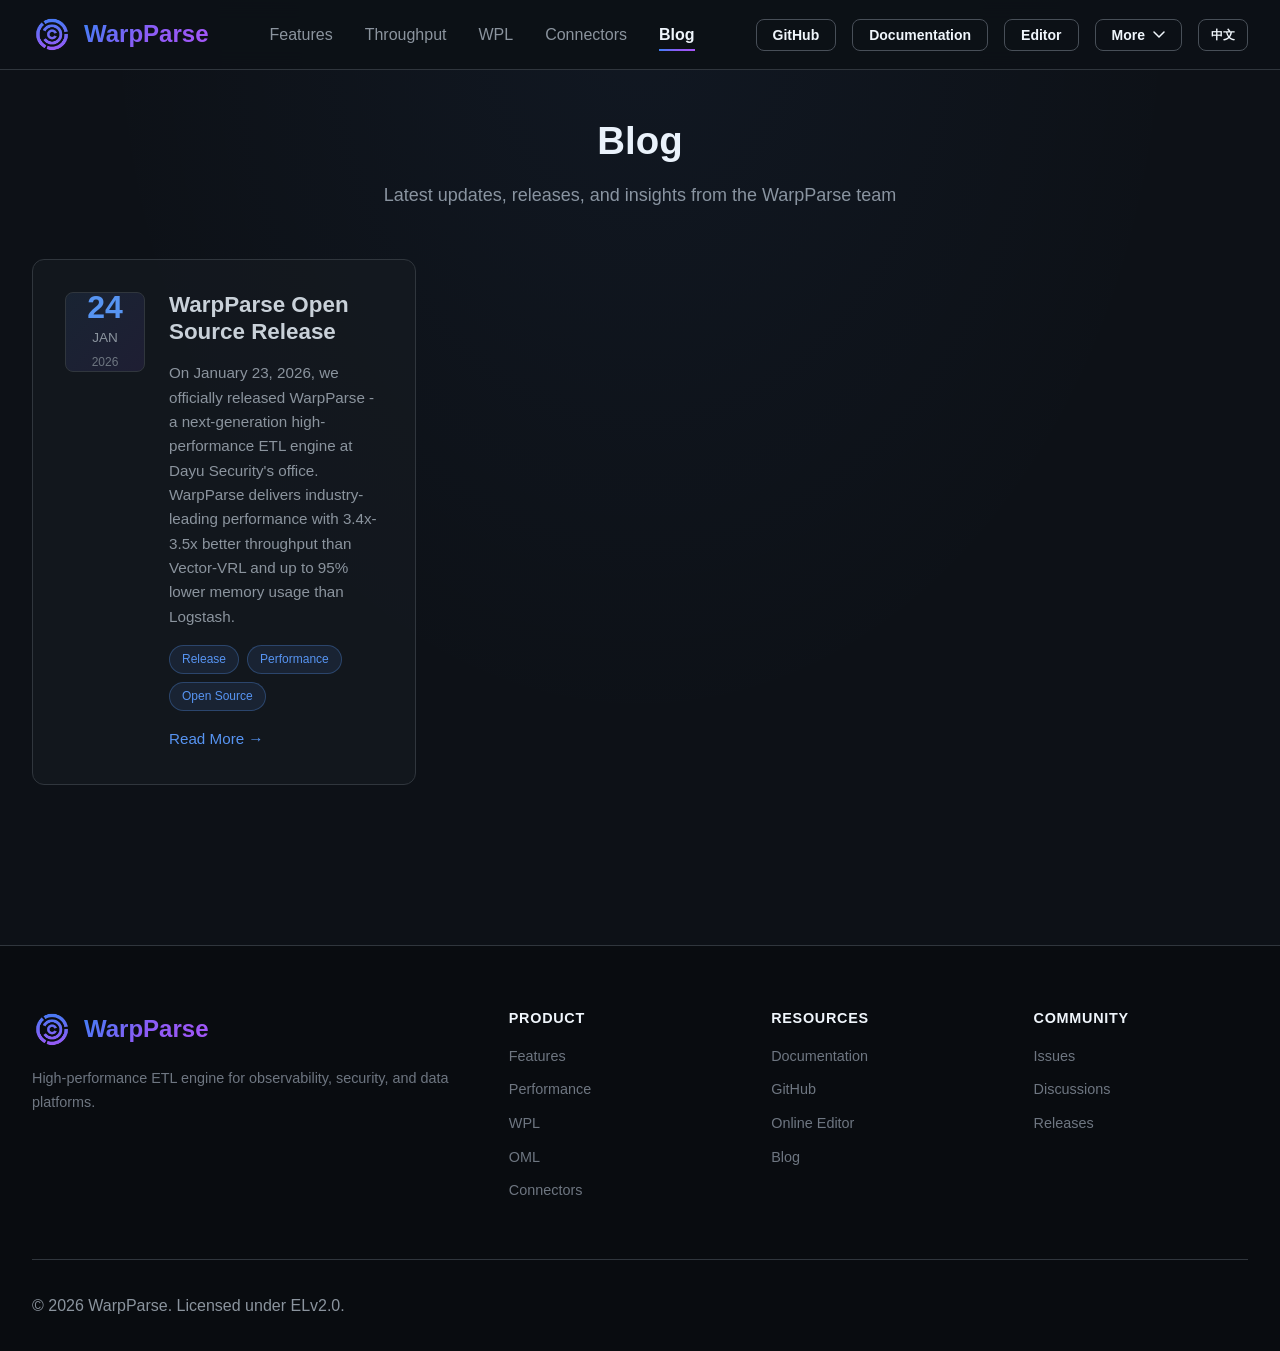
<file: WEB/blog/index.html>
<!doctype html>
<html lang="en">
    <head>
        <meta charset="UTF-8" />
        <meta name="viewport" content="width=device-width, initial-scale=1.0" />
        <meta
            name="description"
            content="WarpParse Blog - Updates, releases, and insights about the high-performance ETL engine"
        />
        <title>Blog - WarpParse</title>
        <link rel="stylesheet" href="../css/style.css" />
        <link rel="icon" type="image/x-icon" href="../favicon.ico" />
    </head>
    <body>
        <!-- Header -->
        <header class="header">
            <div class="container header-inner">
                <a href="../index.html" class="logo">
                    <img src="../icons/wp.png" alt="WarpParse Logo" class="logo-img" />
                    <span>WarpParse</span>
                </a>
                <nav class="nav" id="mainNav">
                    <a href="../index.html#features" class="nav-link">Features</a>
                    <a href="../index.html#performance" class="nav-link">Throughput</a>
                    <a href="../index.html#wpl" class="nav-link">WPL</a>
                    <a href="../index.html#connectors" class="nav-link">Connectors</a>
                    <a href="index.html" class="nav-link nav-blog active">Blog</a>
                </nav>
                <div class="btn-group desktop-only">
                    <a href="https://github.com/wp-labs" target="_blank" class="btn btn-secondary btn-sm">GitHub</a>
                    <a href="https://wp-labs.github.io/wp-docs" target="_blank" class="btn btn-secondary btn-sm">Documentation</a>
                    <a href="https://editor.warpparse.ai" target="_blank" class="btn btn-secondary btn-sm">Editor</a>
                    <div class="dropdown">
                        <button class="btn btn-secondary btn-sm dropdown-toggle" id="moreMenuBtn">
                            More
                            <svg width="12" height="8" viewBox="0 0 12 8" fill="none">
                                <path d="M1 1L6 6L11 1" stroke="currentColor" stroke-width="1.5" stroke-linecap="round"/>
                            </svg>
                        </button>
                        <div class="dropdown-menu" id="moreMenu">
                            <a href="https://example.warpparse.ai" target="_blank" class="dropdown-item">Example</a>
                            <a href="https://github.com/wp-labs/warp-parse/releases" target="_blank" class="dropdown-item">Download</a>
                        </div>
                    </div>
                    <a href="index_zh.html" class="btn btn-secondary btn-xs">中文</a>
                </div>
                <button class="mobile-menu-btn" id="mobileMenuBtn" aria-label="Menu">
                    <span></span>
                    <span></span>
                    <span></span>
                </button>
            </div>
        </header>

        <!-- Blog Section -->
        <section class="section blog-section" style="padding-top: calc(var(--header-height) + 3rem);">
            <div class="container">
                <div class="section-header">
                    <h2 class="section-title">Blog</h2>
                    <p class="section-subtitle">
                        Latest updates, releases, and insights from the WarpParse team
                    </p>
                </div>

                <div class="blog-grid">
                    <!-- Blog Post 1 -->
                    <article class="blog-card">
                        <div class="blog-date">
                            <div class="blog-day">24</div>
                            <div class="blog-month">Jan</div>
                            <div class="blog-year">2026</div>
                        </div>
                        <div class="blog-content">
                            <h3 class="blog-title">
                                <a href="2026/01-24.html">WarpParse Open Source Release</a>
                            </h3>
                            <p class="blog-excerpt">
                                On January 23, 2026, we officially released WarpParse - a next-generation high-performance ETL engine at Dayu Security's office.
                                WarpParse delivers industry-leading performance with 3.4x-3.5x better throughput than Vector-VRL and up to 95% lower memory usage than Logstash.
                            </p>
                            <div class="blog-tags">
                                <span class="blog-tag">Release</span>
                                <span class="blog-tag">Performance</span>
                                <span class="blog-tag">Open Source</span>
                            </div>
                            <a href="2026/01-24.html" class="blog-read-more">
                                Read More →
                            </a>
                        </div>
                    </article>
                </div>
            </div>
        </section>

        <!-- Footer -->
        <footer class="footer">
            <div class="container">
                <div class="footer-grid">
                    <div class="footer-brand">
                        <a href="../index.html" class="logo">
                            <img src="../icons/wp.png" alt="WarpParse Logo" class="logo-img" />
                            <span>WarpParse</span>
                        </a>
                        <p>High-performance ETL engine for observability, security, and data platforms.</p>
                    </div>
                    <div>
                        <h4 class="footer-title">Product</h4>
                        <ul class="footer-links">
                            <li><a href="../index.html#features">Features</a></li>
                            <li><a href="../index.html#performance">Performance</a></li>
                            <li><a href="../index.html#wpl">WPL</a></li>
                            <li><a href="../index.html#oml">OML</a></li>
                            <li><a href="../index.html#connectors">Connectors</a></li>
                        </ul>
                    </div>
                    <div>
                        <h4 class="footer-title">Resources</h4>
                        <ul class="footer-links">
                            <li><a href="https://wp-labs.github.io/wp-docs" target="_blank">Documentation</a></li>
                            <li><a href="https://github.com/wp-labs/warp-parse" target="_blank">GitHub</a></li>
                            <li><a href="https://editor.warpparse.ai" target="_blank">Online Editor</a></li>
                            <li><a href="index.html">Blog</a></li>
                        </ul>
                    </div>
                    <div>
                        <h4 class="footer-title">Community</h4>
                        <ul class="footer-links">
                            <li><a href="https://github.com/wp-labs/warp-parse/issues" target="_blank">Issues</a></li>
                            <li><a href="https://github.com/wp-labs/warp-parse/discussions" target="_blank">Discussions</a></li>
                            <li><a href="https://github.com/wp-labs/warp-parse/releases" target="_blank">Releases</a></li>
                        </ul>
                    </div>
                </div>
                <div class="footer-bottom">
                    <p>&copy; 2026 WarpParse. Licensed under ELv2.0.</p>
                </div>
            </div>
        </footer>

        <script src="../js/main.js"></script>
    </body>
</html>
</file>
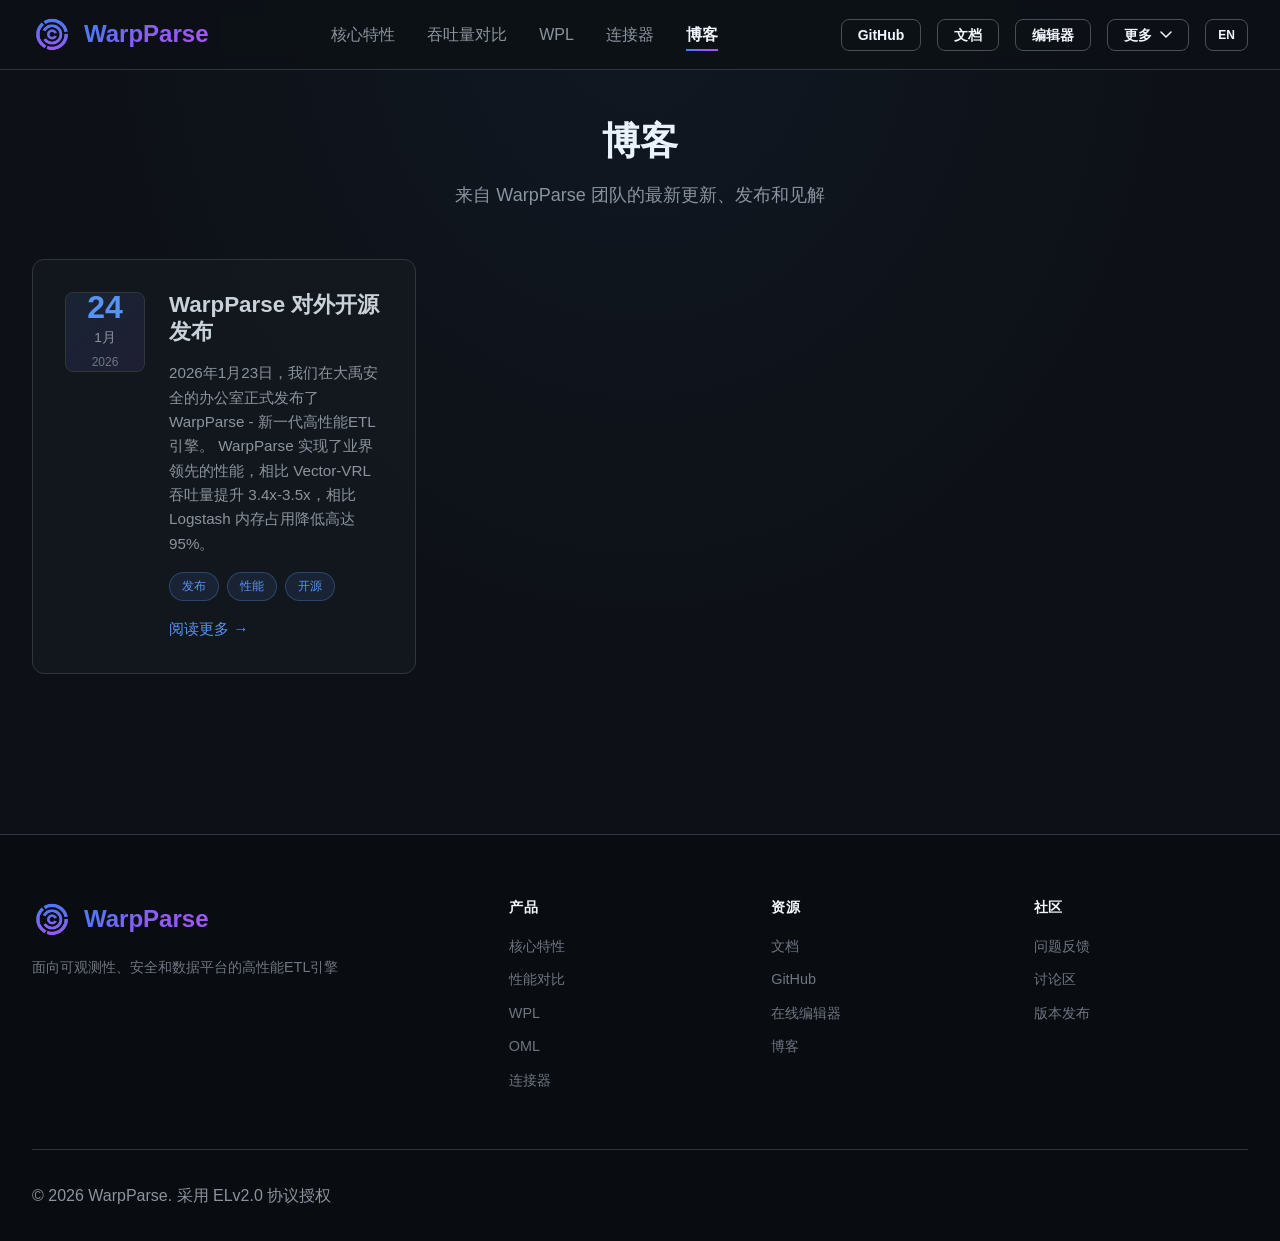
<file: WEB/blog/index_zh.html>
<!doctype html>
<html lang="zh">
    <head>
        <meta charset="UTF-8" />
        <meta name="viewport" content="width=device-width, initial-scale=1.0" />
        <meta
            name="description"
            content="WarpParse 博客 - 高性能ETL引擎的更新、发布和见解"
        />
        <title>博客 - WarpParse</title>
        <link rel="stylesheet" href="../css/style.css" />
        <link rel="icon" type="image/x-icon" href="../favicon.ico" />
    </head>
    <body>
        <!-- Header -->
        <header class="header">
            <div class="container header-inner">
                <a href="../index_zh.html" class="logo">
                    <img src="../icons/wp.png" alt="WarpParse Logo" class="logo-img" />
                    <span>WarpParse</span>
                </a>
                <nav class="nav" id="mainNav">
                    <a href="../index_zh.html#features" class="nav-link">核心特性</a>
                    <a href="../index_zh.html#performance" class="nav-link">吞吐量对比</a>
                    <a href="../index_zh.html#wpl" class="nav-link">WPL</a>
                    <a href="../index_zh.html#connectors" class="nav-link">连接器</a>
                    <a href="index_zh.html" class="nav-link nav-blog active">博客</a>
                </nav>
                <div class="btn-group desktop-only">
                    <a href="https://github.com/wp-labs" target="_blank" class="btn btn-secondary btn-sm">GitHub</a>
                    <a href="https://wp-labs.github.io/wp-docs" target="_blank" class="btn btn-secondary btn-sm">文档</a>
                    <a href="https://editor.warpparse.ai" target="_blank" class="btn btn-secondary btn-sm">编辑器</a>
                    <div class="dropdown">
                        <button class="btn btn-secondary btn-sm dropdown-toggle" id="moreMenuBtn">
                            更多
                            <svg width="12" height="8" viewBox="0 0 12 8" fill="none">
                                <path d="M1 1L6 6L11 1" stroke="currentColor" stroke-width="1.5" stroke-linecap="round"/>
                            </svg>
                        </button>
                        <div class="dropdown-menu" id="moreMenu">
                            <a href="https://example.warpparse.ai" target="_blank" class="dropdown-item">示例</a>
                            <a href="https://github.com/wp-labs/warp-parse/releases" target="_blank" class="dropdown-item">下载</a>
                        </div>
                    </div>
                    <a href="index.html" class="btn btn-secondary btn-xs">EN</a>
                </div>
                <button class="mobile-menu-btn" id="mobileMenuBtn" aria-label="Menu">
                    <span></span>
                    <span></span>
                    <span></span>
                </button>
            </div>
        </header>

        <!-- Blog Section -->
        <section class="section blog-section" style="padding-top: calc(var(--header-height) + 3rem);">
            <div class="container">
                <div class="section-header">
                    <h2 class="section-title">博客</h2>
                    <p class="section-subtitle">
                        来自 WarpParse 团队的最新更新、发布和见解
                    </p>
                </div>

                <div class="blog-grid">
                    <!-- Blog Post 1 -->
                    <article class="blog-card">
                        <div class="blog-date">
                            <div class="blog-day">24</div>
                            <div class="blog-month">1月</div>
                            <div class="blog-year">2026</div>
                        </div>
                        <div class="blog-content">
                            <h3 class="blog-title">
                                <a href="2026/01-24_zh.html">WarpParse 对外开源发布</a>
                            </h3>
                            <p class="blog-excerpt">
                                2026年1月23日，我们在大禹安全的办公室正式发布了 WarpParse - 新一代高性能ETL引擎。
                                WarpParse 实现了业界领先的性能，相比 Vector-VRL 吞吐量提升 3.4x-3.5x，相比 Logstash 内存占用降低高达 95%。
                            </p>
                            <div class="blog-tags">
                                <span class="blog-tag">发布</span>
                                <span class="blog-tag">性能</span>
                                <span class="blog-tag">开源</span>
                            </div>
                            <a href="2026/01-24_zh.html" class="blog-read-more">
                                阅读更多 →
                            </a>
                        </div>
                    </article>
                </div>
            </div>
        </section>

        <!-- Footer -->
        <footer class="footer">
            <div class="container">
                <div class="footer-grid">
                    <div class="footer-brand">
                        <a href="../index_zh.html" class="logo">
                            <img src="../icons/wp.png" alt="WarpParse Logo" class="logo-img" />
                            <span>WarpParse</span>
                        </a>
                        <p>面向可观测性、安全和数据平台的高性能ETL引擎</p>
                    </div>
                    <div>
                        <h4 class="footer-title">产品</h4>
                        <ul class="footer-links">
                            <li><a href="../index_zh.html#features">核心特性</a></li>
                            <li><a href="../index_zh.html#performance">性能对比</a></li>
                            <li><a href="../index_zh.html#wpl">WPL</a></li>
                            <li><a href="../index_zh.html#oml">OML</a></li>
                            <li><a href="../index_zh.html#connectors">连接器</a></li>
                        </ul>
                    </div>
                    <div>
                        <h4 class="footer-title">资源</h4>
                        <ul class="footer-links">
                            <li><a href="https://wp-labs.github.io/wp-docs" target="_blank">文档</a></li>
                            <li><a href="https://github.com/wp-labs/warp-parse" target="_blank">GitHub</a></li>
                            <li><a href="https://editor.warpparse.ai" target="_blank">在线编辑器</a></li>
                            <li><a href="index_zh.html">博客</a></li>
                        </ul>
                    </div>
                    <div>
                        <h4 class="footer-title">社区</h4>
                        <ul class="footer-links">
                            <li><a href="https://github.com/wp-labs/warp-parse/issues" target="_blank">问题反馈</a></li>
                            <li><a href="https://github.com/wp-labs/warp-parse/discussions" target="_blank">讨论区</a></li>
                            <li><a href="https://github.com/wp-labs/warp-parse/releases" target="_blank">版本发布</a></li>
                        </ul>
                    </div>
                </div>
                <div class="footer-bottom">
                    <p>&copy; 2026 WarpParse. 采用 ELv2.0 协议授权</p>
                </div>
            </div>
        </footer>

        <script src="../js/main.js"></script>
    </body>
</html>
</file>
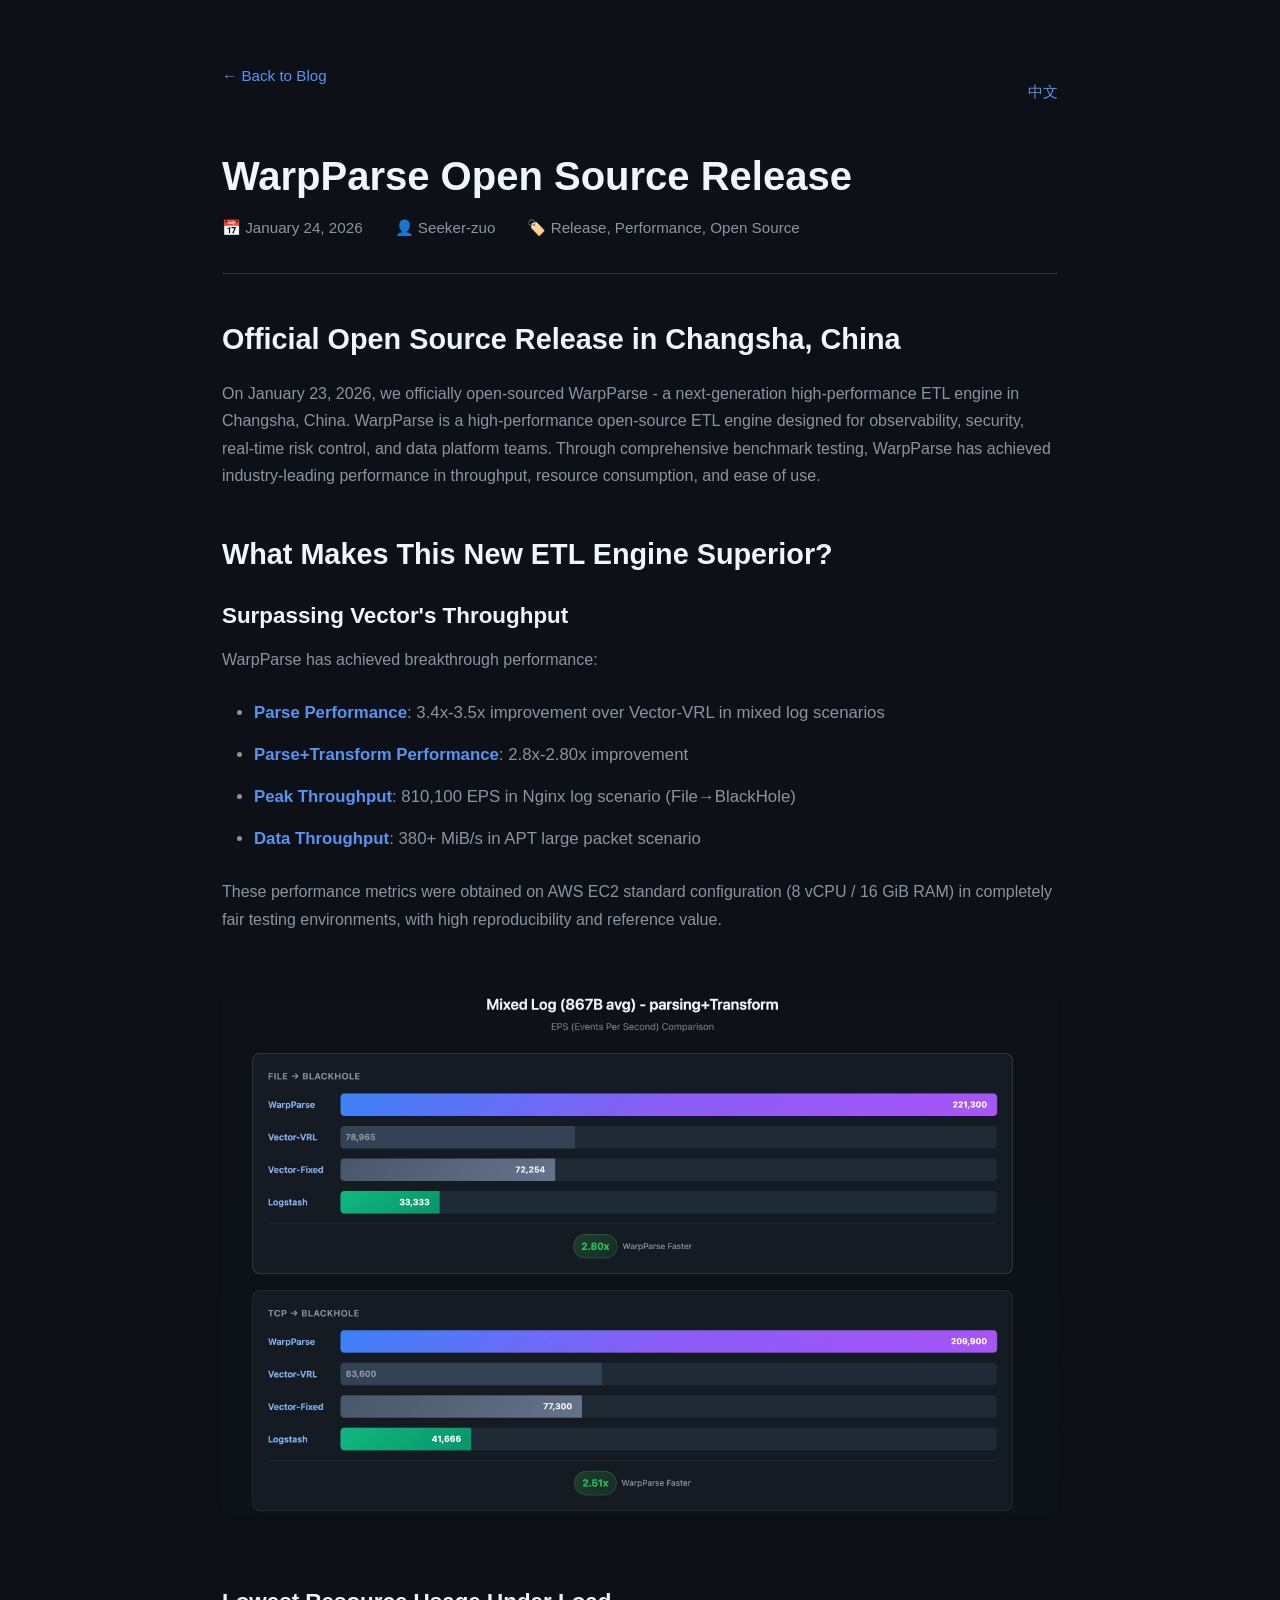
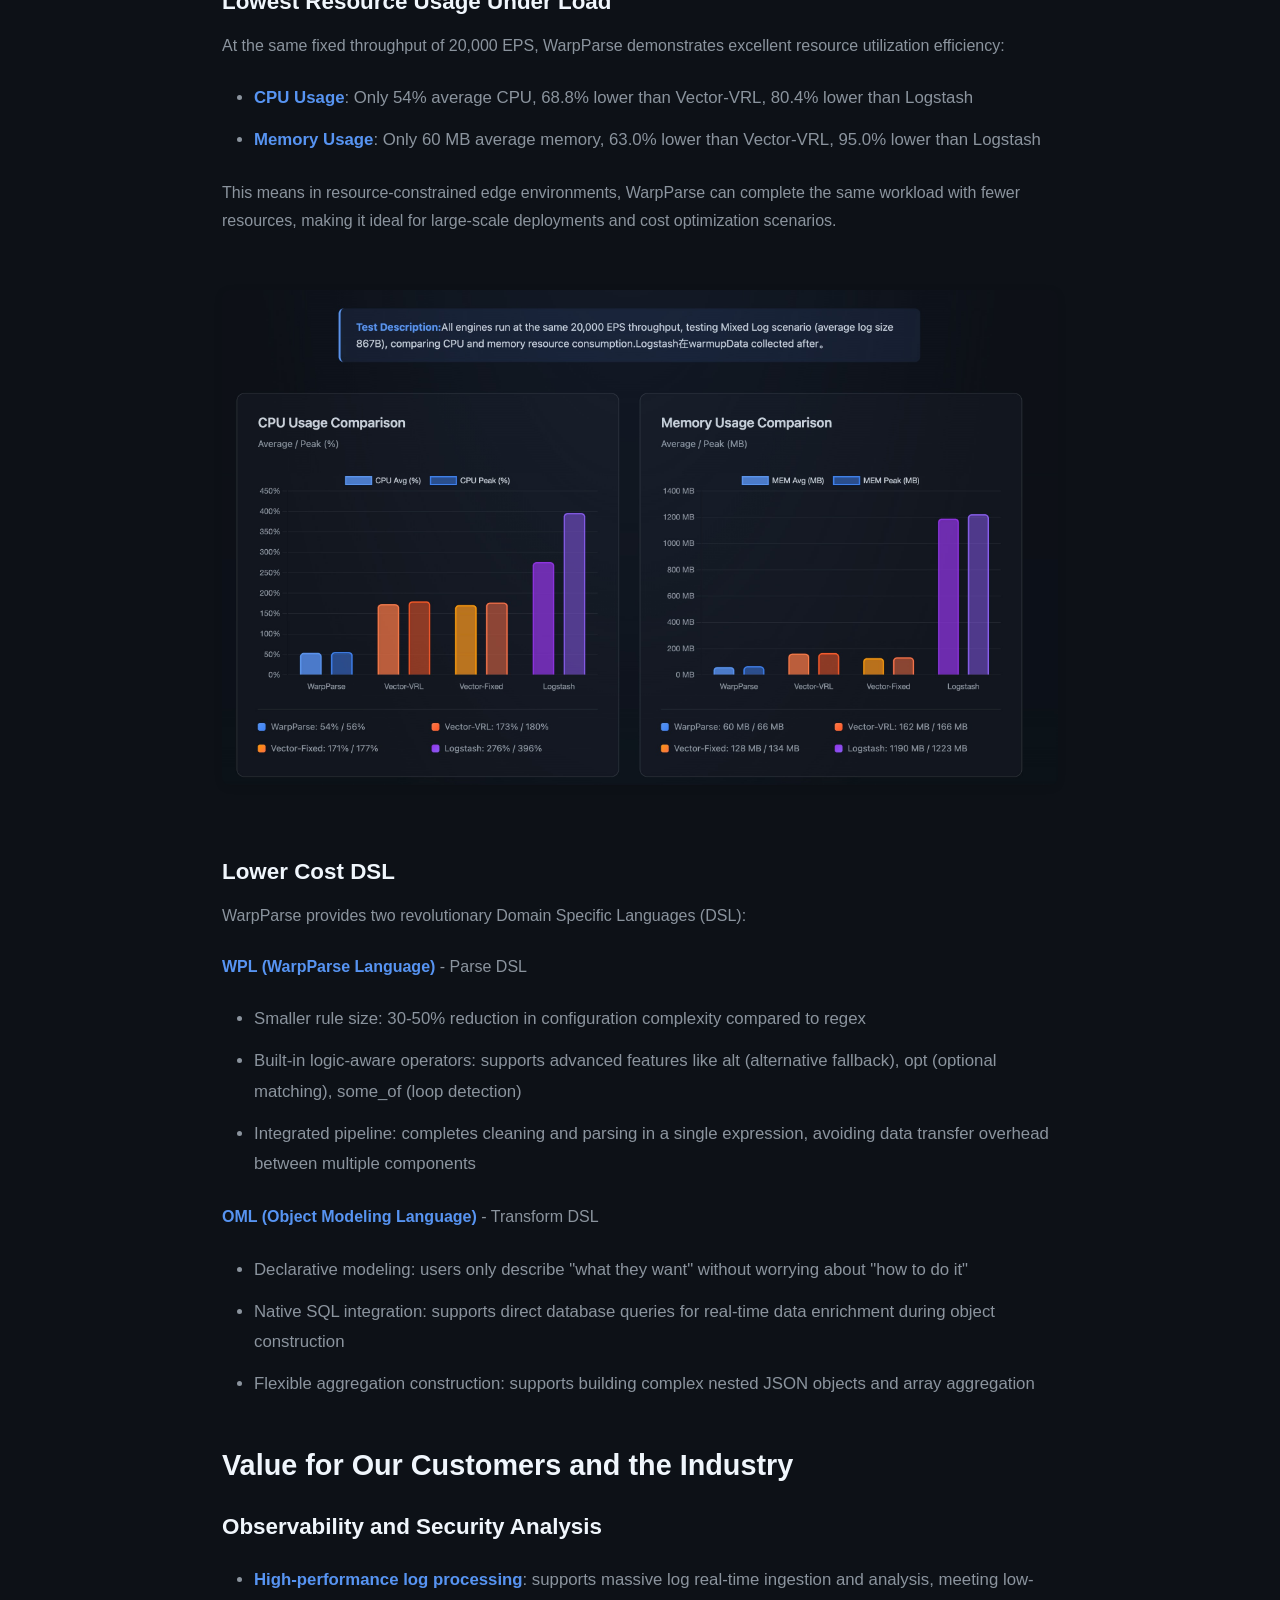
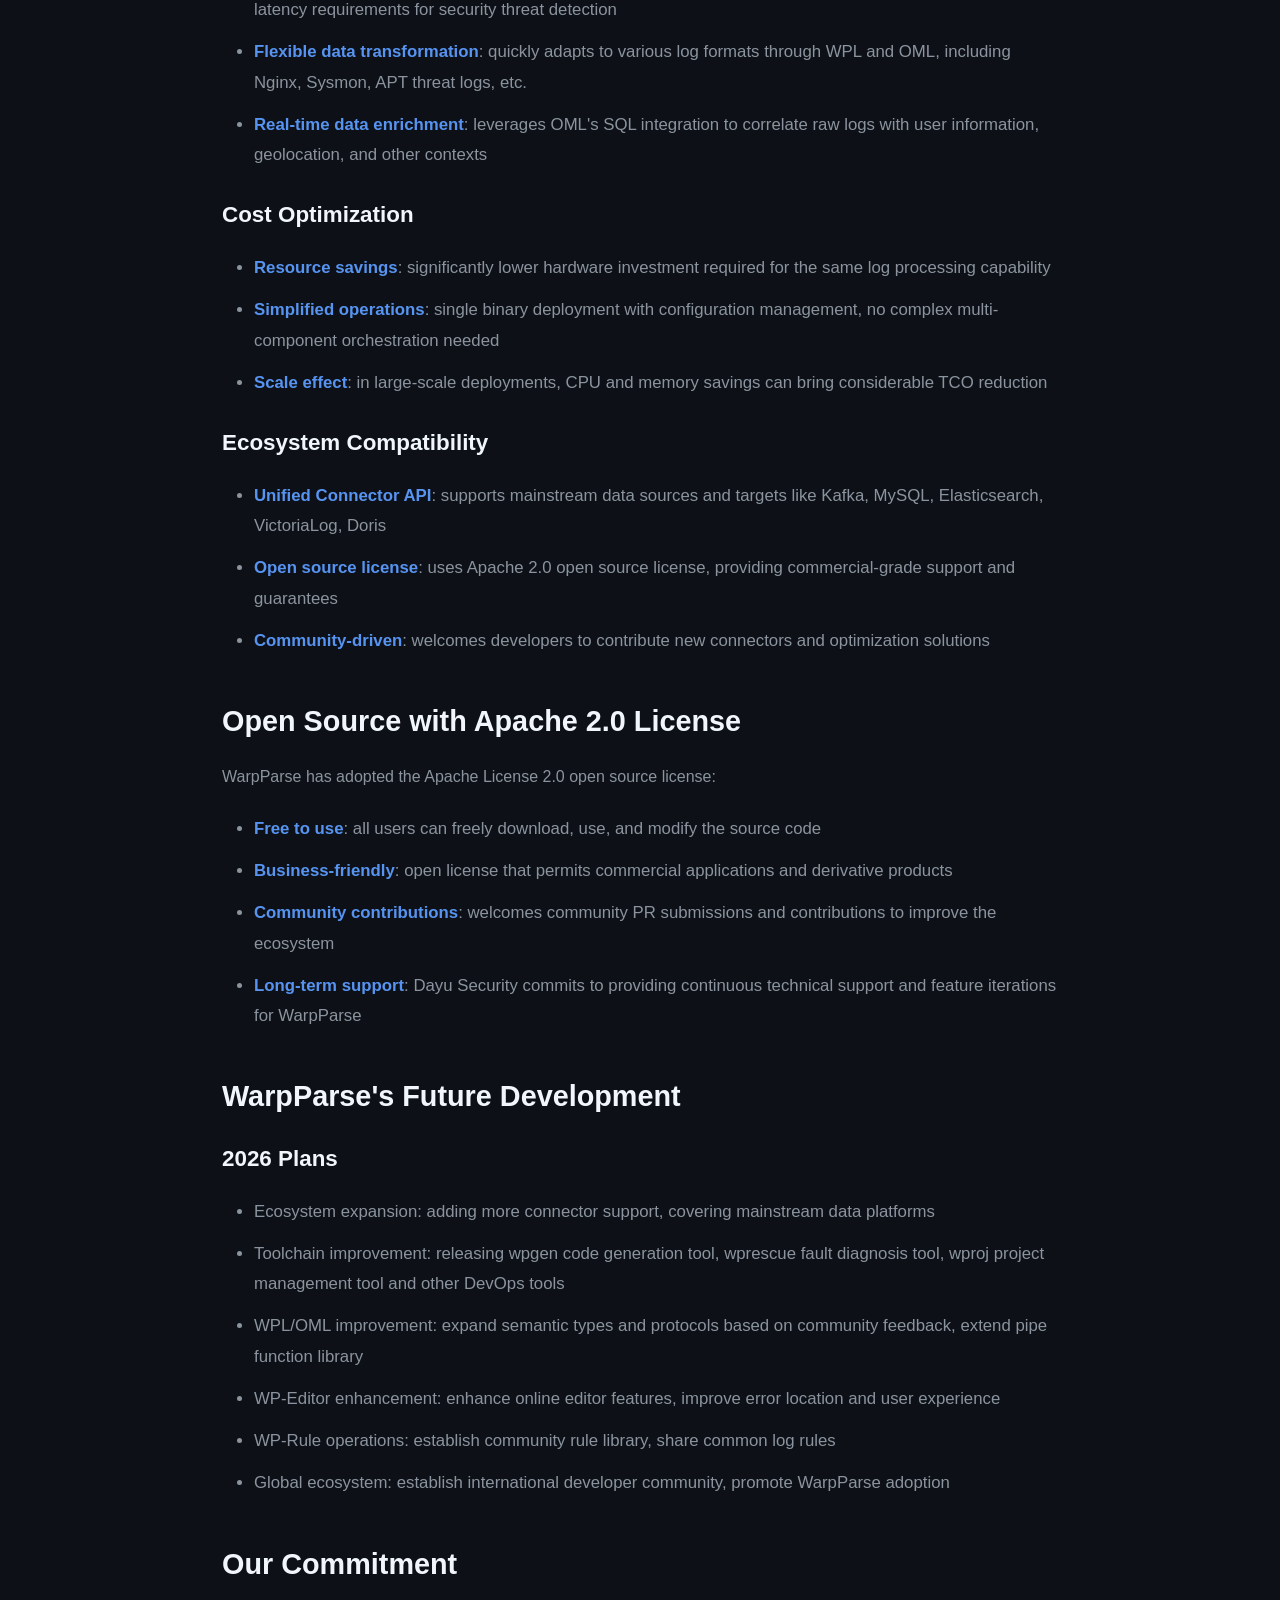
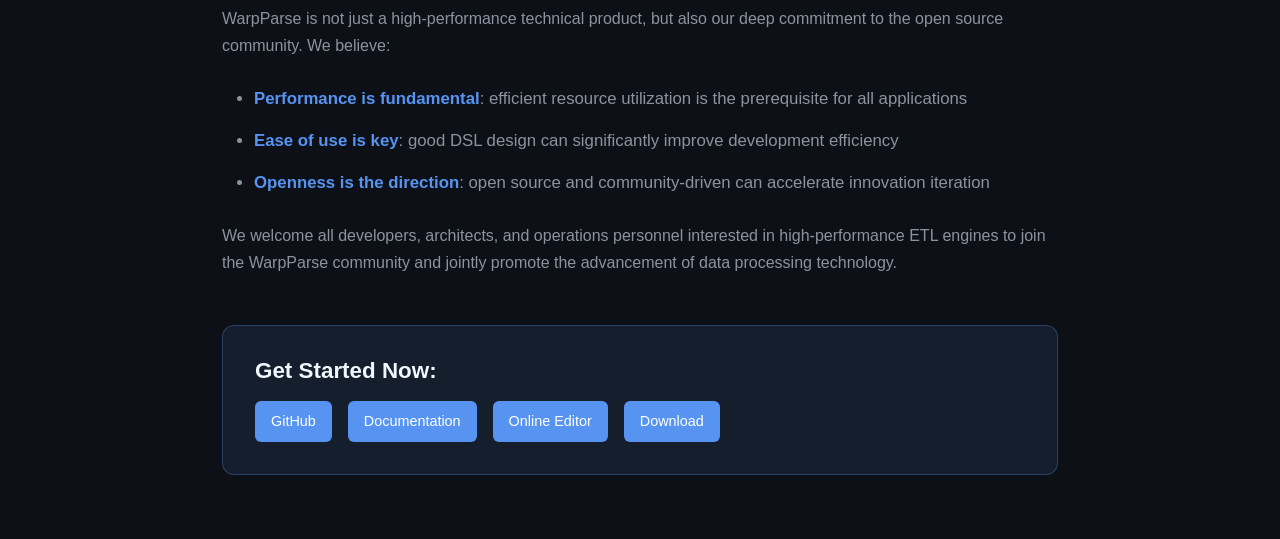
<file: WEB/blog/2026/01-24.html>
<!doctype html>
<html lang="en">
    <head>
        <meta charset="UTF-8" />
        <meta name="viewport" content="width=device-width, initial-scale=1.0" />
        <meta
            name="description"
            content="WarpParse Open Source Release - Official announcement of the high-performance ETL engine"
        />
        <title>WarpParse Open Source Release - WarpParse Blog</title>
        <link rel="stylesheet" href="../../css/style.css" />
        <link rel="icon" type="image/x-icon" href="../../favicon.ico" />
        <style>
            .blog-post {
                max-width: 900px;
                margin: 0 auto;
                padding: 4rem 2rem;
            }
            .blog-post-header {
                margin-bottom: 3rem;
                padding-bottom: 2rem;
                border-bottom: 1px solid var(--border);
            }
            .blog-post-title {
                font-size: 2.5rem;
                font-weight: 700;
                color: var(--text-primary);
                margin-bottom: 1rem;
                line-height: 1.2;
            }
            .blog-post-meta {
                display: flex;
                gap: 2rem;
                color: var(--text-secondary);
                font-size: 0.95rem;
            }
            .blog-post-content {
                color: var(--text-secondary);
                font-size: 1.05rem;
                line-height: 1.8;
            }
            .blog-post-content h2 {
                color: var(--text-primary);
                font-size: 1.8rem;
                font-weight: 600;
                margin-top: 3rem;
                margin-bottom: 1.5rem;
            }
            .blog-post-content h3 {
                color: var(--text-primary);
                font-size: 1.4rem;
                font-weight: 600;
                margin-top: 2rem;
                margin-bottom: 1rem;
            }
            .blog-post-content p {
                margin-bottom: 1.5rem;
            }
            .blog-post-content ul {
                margin: 1.5rem 0;
                padding-left: 2rem;
            }
            .blog-post-content li {
                margin-bottom: 0.75rem;
            }
            .blog-post-content strong {
                color: var(--primary);
                font-weight: 600;
            }
            .blog-post-content a {
                color: var(--primary);
                text-decoration: none;
            }
            .blog-post-content a:hover {
                text-decoration: underline;
            }
            .blog-back-link {
                display: inline-block;
                margin-bottom: 2rem;
                color: var(--primary);
                text-decoration: none;
                font-size: 0.95rem;
            }
            .blog-back-link:hover {
                text-decoration: underline;
            }
            .blog-cta {
                margin-top: 3rem;
                padding: 2rem;
                background: rgba(87, 148, 242, 0.1);
                border: 1px solid rgba(87, 148, 242, 0.3);
                border-radius: 12px;
            }
            .blog-cta h3 {
                margin-top: 0;
            }
            .blog-cta-links {
                display: flex;
                gap: 1rem;
                flex-wrap: wrap;
                margin-top: 1rem;
            }
            .blog-cta-links a {
                padding: 0.5rem 1rem;
                background: var(--primary);
                color: white;
                text-decoration: none;
                border-radius: 6px;
                font-size: 0.9rem;
                transition: all 0.2s ease;
            }
            .blog-cta-links a:hover {
                background: var(--primary-dark);
                transform: translateY(-2px);
            }
            .blog-post-content img {
                max-width: 100%;
                height: auto;
                border-radius: 8px;
                margin: 2rem 0;
                box-shadow: 0 2px 8px rgba(0, 0, 0, 0.1);
            }
        </style>
    </head>
    <body>
        <div class="blog-post">
            <div style="display: flex; justify-content: space-between; align-items: center; margin-bottom: 2rem;">
                <a href="../../blog/index.html" class="blog-back-link">← Back to Blog</a>
                <a href="01-24_zh.html" style="color: var(--primary); text-decoration: none; font-size: 0.95rem;">中文</a>
            </div>

            <article>
                <header class="blog-post-header">
                    <h1 class="blog-post-title">WarpParse Open Source Release</h1>
                    <div class="blog-post-meta">
                        <span>📅 January 24, 2026</span>
                        <span>👤 Seeker-zuo</span>
                        <span>🏷️ Release, Performance, Open Source</span>
                    </div>
                </header>

                <div class="blog-post-content">
                    <h2>Official Open Source Release in Changsha, China</h2>
                    <p>
                        On January 23, 2026, we officially open-sourced WarpParse - a next-generation high-performance ETL engine in Changsha, China.
                        WarpParse is a high-performance open-source ETL engine designed for observability, security, real-time risk control, and data platform teams.
                        Through comprehensive benchmark testing, WarpParse has achieved industry-leading performance in throughput, resource consumption, and ease of use.
                    </p>

                    <h2>What Makes This New ETL Engine Superior?</h2>

                    <h3>Surpassing Vector's Throughput</h3>
                    <p>WarpParse has achieved breakthrough performance:</p>
                    <ul>
                        <li><strong>Parse Performance</strong>: 3.4x-3.5x improvement over Vector-VRL in mixed log scenarios</li>
                        <li><strong>Parse+Transform Performance</strong>: 2.8x-2.80x improvement</li>
                        <li><strong>Peak Throughput</strong>: 810,100 EPS in Nginx log scenario (File→BlackHole)</li>
                        <li><strong>Data Throughput</strong>: 380+ MiB/s in APT large packet scenario</li>
                    </ul>
                    <p>
                        These performance metrics were obtained on AWS EC2 standard configuration (8 vCPU / 16 GiB RAM) in completely fair testing environments,
                        with high reproducibility and reference value.
                    </p>
                    <img src="assets/throughput.jpg" alt="WarpParse Throughput Performance Comparison" />

                    <h3>Lowest Resource Usage Under Load</h3>
                    <p>At the same fixed throughput of 20,000 EPS, WarpParse demonstrates excellent resource utilization efficiency:</p>
                    <ul>
                        <li><strong>CPU Usage</strong>: Only 54% average CPU, 68.8% lower than Vector-VRL, 80.4% lower than Logstash</li>
                        <li><strong>Memory Usage</strong>: Only 60 MB average memory, 63.0% lower than Vector-VRL, 95.0% lower than Logstash</li>
                    </ul>
                    <p>
                        This means in resource-constrained edge environments, WarpParse can complete the same workload with fewer resources,
                        making it ideal for large-scale deployments and cost optimization scenarios.
                    </p>
                    <img src="assets/resource-use.jpg" alt="WarpParse Resource Usage Comparison" />

                    <h3>Lower Cost DSL</h3>
                    <p>WarpParse provides two revolutionary Domain Specific Languages (DSL):</p>

                    <p><strong>WPL (WarpParse Language)</strong> - Parse DSL</p>
                    <ul>
                        <li>Smaller rule size: 30-50% reduction in configuration complexity compared to regex</li>
                        <li>Built-in logic-aware operators: supports advanced features like alt (alternative fallback), opt (optional matching), some_of (loop detection)</li>
                        <li>Integrated pipeline: completes cleaning and parsing in a single expression, avoiding data transfer overhead between multiple components</li>
                    </ul>

                    <p><strong>OML (Object Modeling Language)</strong> - Transform DSL</p>
                    <ul>
                        <li>Declarative modeling: users only describe "what they want" without worrying about "how to do it"</li>
                        <li>Native SQL integration: supports direct database queries for real-time data enrichment during object construction</li>
                        <li>Flexible aggregation construction: supports building complex nested JSON objects and array aggregation</li>
                    </ul>

                    <h2>Value for Our Customers and the Industry</h2>

                    <h3>Observability and Security Analysis</h3>
                    <ul>
                        <li><strong>High-performance log processing</strong>: supports massive log real-time ingestion and analysis, meeting low-latency requirements for security threat detection</li>
                        <li><strong>Flexible data transformation</strong>: quickly adapts to various log formats through WPL and OML, including Nginx, Sysmon, APT threat logs, etc.</li>
                        <li><strong>Real-time data enrichment</strong>: leverages OML's SQL integration to correlate raw logs with user information, geolocation, and other contexts</li>
                    </ul>

                    <h3>Cost Optimization</h3>
                    <ul>
                        <li><strong>Resource savings</strong>: significantly lower hardware investment required for the same log processing capability</li>
                        <li><strong>Simplified operations</strong>: single binary deployment with configuration management, no complex multi-component orchestration needed</li>
                        <li><strong>Scale effect</strong>: in large-scale deployments, CPU and memory savings can bring considerable TCO reduction</li>
                    </ul>

                    <h3>Ecosystem Compatibility</h3>
                    <ul>
                        <li><strong>Unified Connector API</strong>: supports mainstream data sources and targets like Kafka, MySQL, Elasticsearch, VictoriaLog, Doris</li>
                        <li><strong>Open source license</strong>: uses Apache 2.0 open source license, providing commercial-grade support and guarantees</li>
                        <li><strong>Community-driven</strong>: welcomes developers to contribute new connectors and optimization solutions</li>
                    </ul>

                    <h2>Open Source with Apache 2.0 License</h2>
                    <p>WarpParse has adopted the Apache License 2.0 open source license:</p>
                    <ul>
                        <li><strong>Free to use</strong>: all users can freely download, use, and modify the source code</li>
                        <li><strong>Business-friendly</strong>: open license that permits commercial applications and derivative products</li>
                        <li><strong>Community contributions</strong>: welcomes community PR submissions and contributions to improve the ecosystem</li>
                        <li><strong>Long-term support</strong>: Dayu Security commits to providing continuous technical support and feature iterations for WarpParse</li>
                    </ul>

                    <h2>WarpParse's Future Development</h2>

                    <h3>2026 Plans</h3>
                    <ul>
                        <li>Ecosystem expansion: adding more connector support, covering mainstream data platforms</li>
                        <li>Toolchain improvement: releasing wpgen code generation tool, wprescue fault diagnosis tool, wproj project management tool and other DevOps tools</li>
                        <li>WPL/OML improvement: expand semantic types and protocols based on community feedback, extend pipe function library</li>
                        <li>WP-Editor enhancement: enhance online editor features, improve error location and user experience</li>
                        <li>WP-Rule operations: establish community rule library, share common log rules</li>
                        <li>Global ecosystem: establish international developer community, promote WarpParse adoption</li>
                    </ul>

                    <h2>Our Commitment</h2>
                    <p>
                        WarpParse is not just a high-performance technical product, but also our deep commitment to the open source community. We believe:
                    </p>
                    <ul>
                        <li><strong>Performance is fundamental</strong>: efficient resource utilization is the prerequisite for all applications</li>
                        <li><strong>Ease of use is key</strong>: good DSL design can significantly improve development efficiency</li>
                        <li><strong>Openness is the direction</strong>: open source and community-driven can accelerate innovation iteration</li>
                    </ul>
                    <p>
                        We welcome all developers, architects, and operations personnel interested in high-performance ETL engines to join the WarpParse community
                        and jointly promote the advancement of data processing technology.
                    </p>

                    <div class="blog-cta">
                        <h3>Get Started Now:</h3>
                        <div class="blog-cta-links">
                            <a href="https://github.com/wp-labs/warp-parse" target="_blank">GitHub</a>
                            <a href="https://wp-labs.github.io/wp-docs" target="_blank">Documentation</a>
                            <a href="https://editor.warpparse.ai" target="_blank">Online Editor</a>
                            <a href="https://github.com/wp-labs/warp-parse/releases" target="_blank">Download</a>
                        </div>
                    </div>
                </div>
            </article>
        </div>
    </body>
</html>
</file>
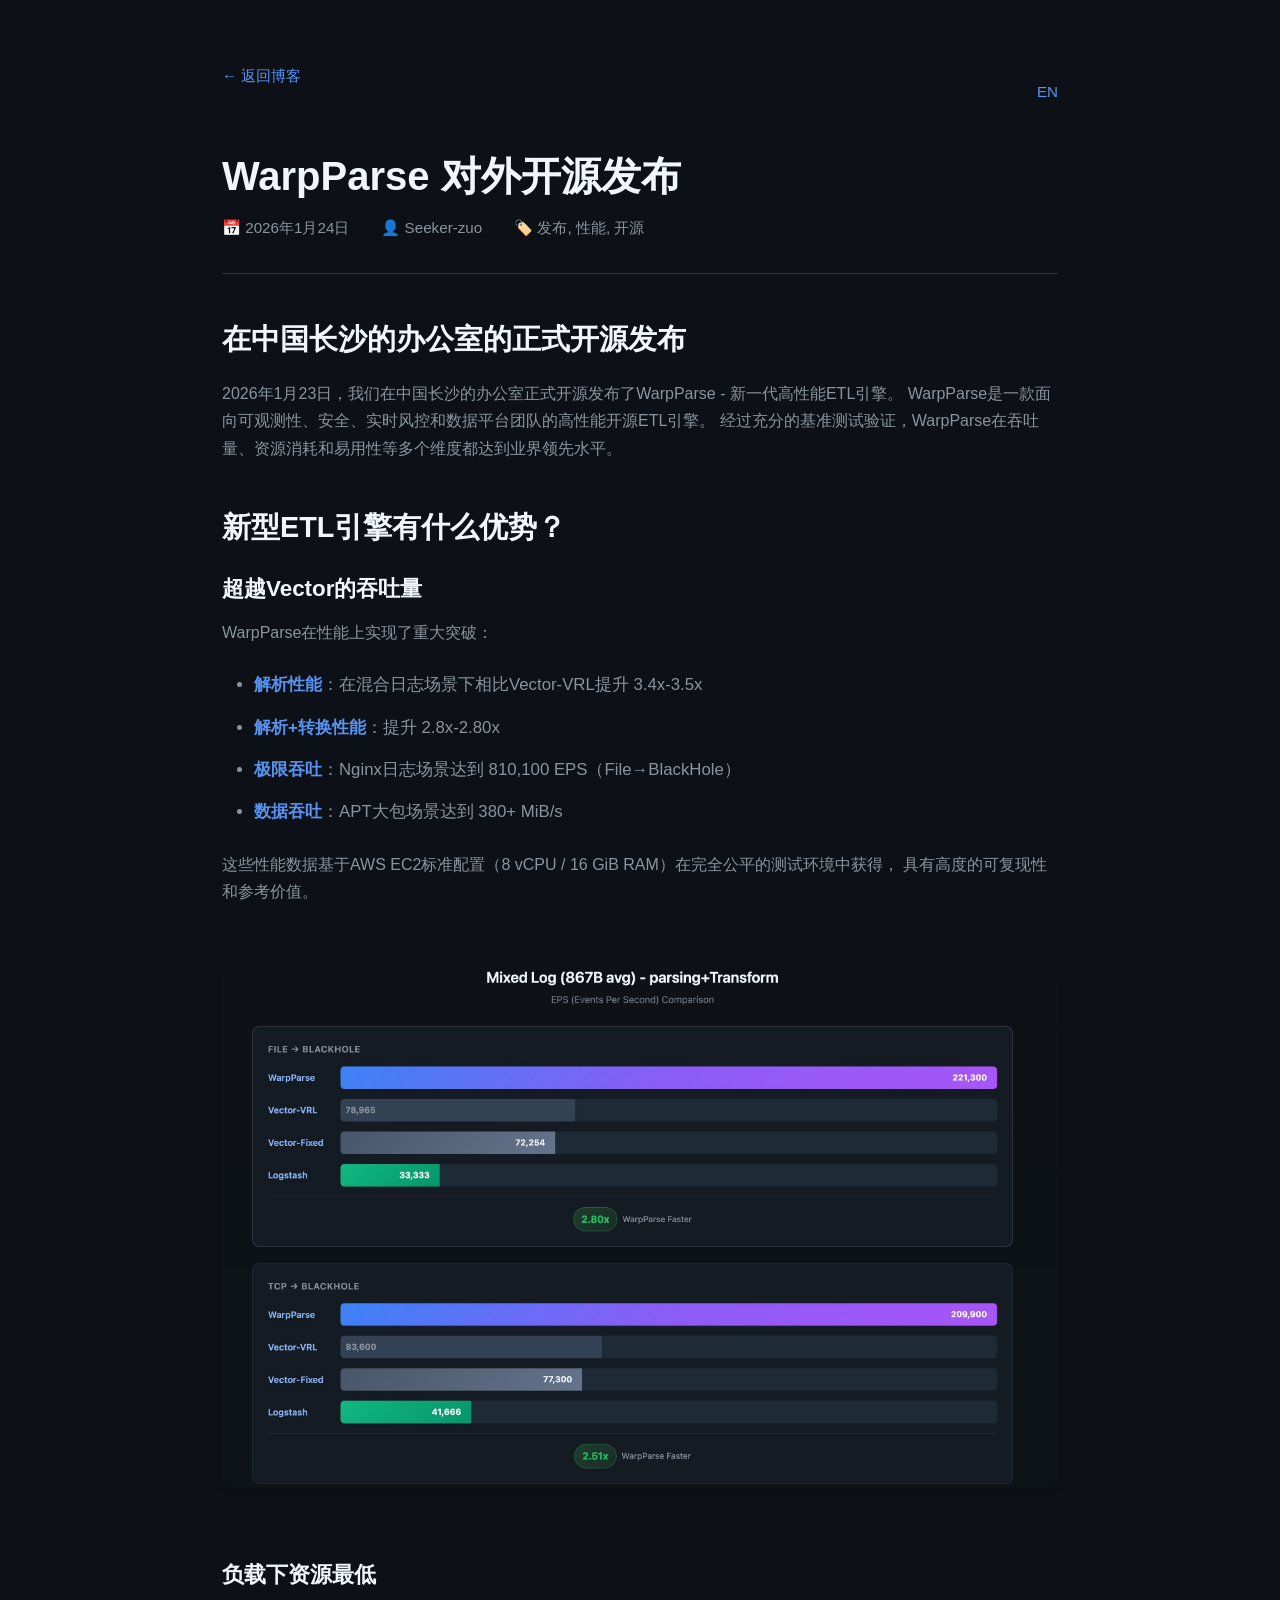
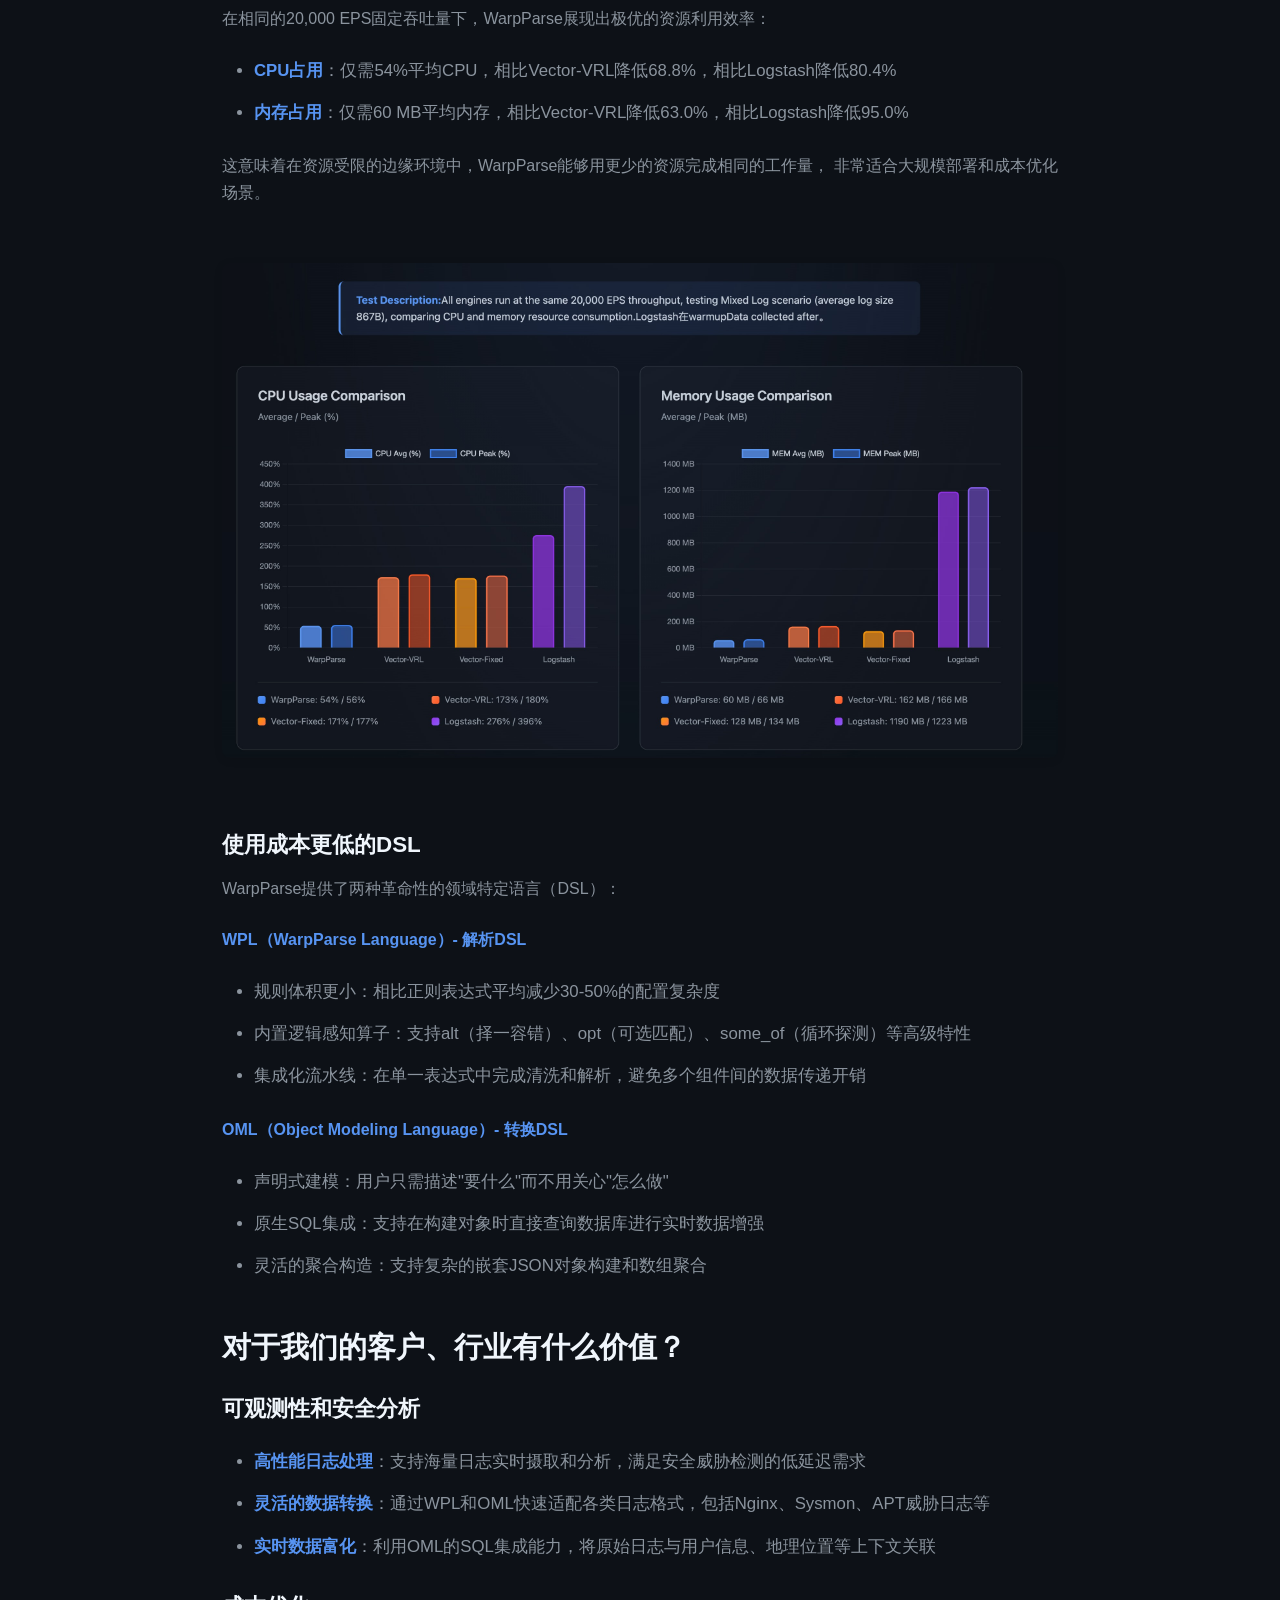
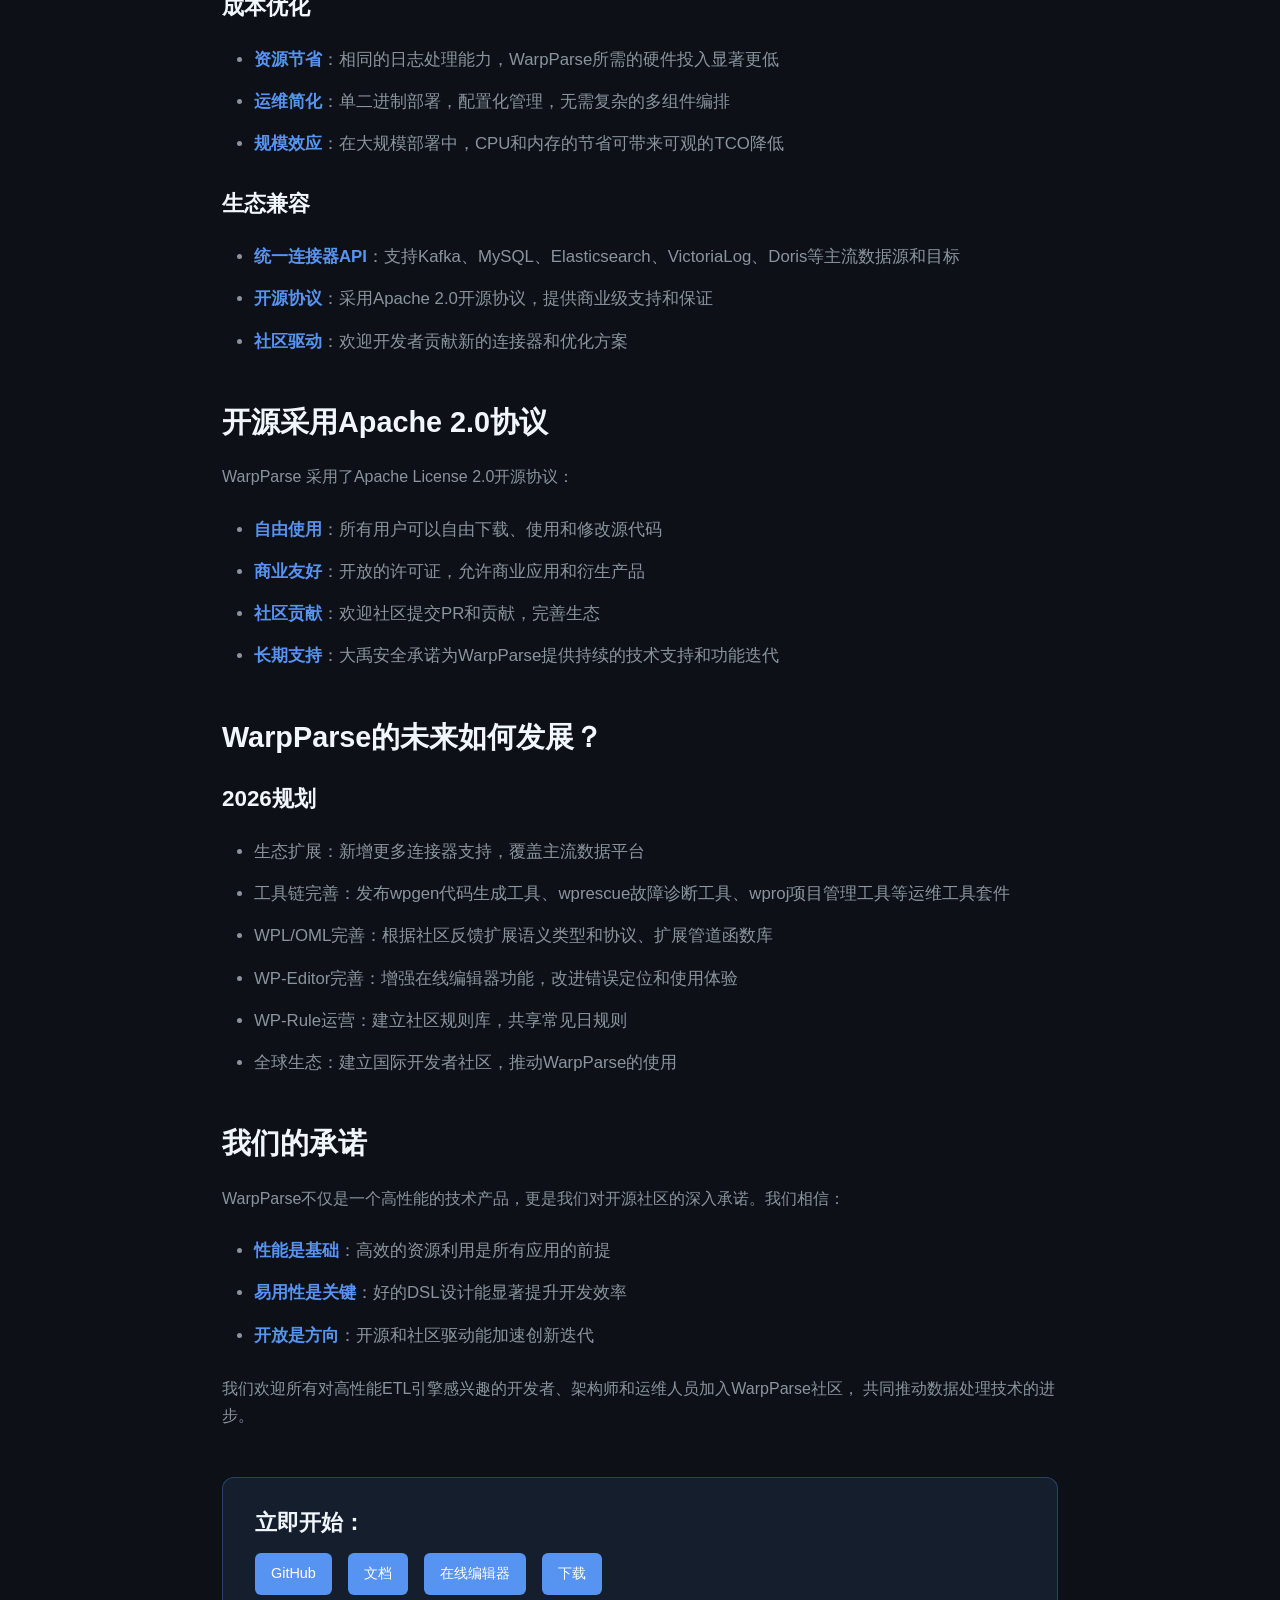
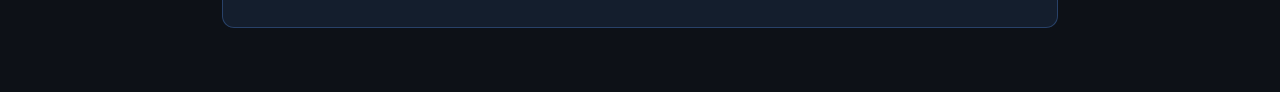
<file: WEB/blog/2026/01-24_zh.html>
<!doctype html>
<html lang="zh">
    <head>
        <meta charset="UTF-8" />
        <meta name="viewport" content="width=device-width, initial-scale=1.0" />
        <meta
            name="description"
            content="WarpParse 对外开源发布 - 高性能ETL引擎的官方发布公告"
        />
        <title>WarpParse 对外开源发布 - WarpParse 博客</title>
        <link rel="stylesheet" href="../../css/style.css" />
        <link rel="icon" type="image/x-icon" href="../../favicon.ico" />
        <style>
            .blog-post {
                max-width: 900px;
                margin: 0 auto;
                padding: 4rem 2rem;
            }
            .blog-post-header {
                margin-bottom: 3rem;
                padding-bottom: 2rem;
                border-bottom: 1px solid var(--border);
            }
            .blog-post-title {
                font-size: 2.5rem;
                font-weight: 700;
                color: var(--text-primary);
                margin-bottom: 1rem;
                line-height: 1.2;
            }
            .blog-post-meta {
                display: flex;
                gap: 2rem;
                color: var(--text-secondary);
                font-size: 0.95rem;
            }
            .blog-post-content {
                color: var(--text-secondary);
                font-size: 1.05rem;
                line-height: 1.8;
            }
            .blog-post-content h2 {
                color: var(--text-primary);
                font-size: 1.8rem;
                font-weight: 600;
                margin-top: 3rem;
                margin-bottom: 1.5rem;
            }
            .blog-post-content h3 {
                color: var(--text-primary);
                font-size: 1.4rem;
                font-weight: 600;
                margin-top: 2rem;
                margin-bottom: 1rem;
            }
            .blog-post-content p {
                margin-bottom: 1.5rem;
            }
            .blog-post-content ul {
                margin: 1.5rem 0;
                padding-left: 2rem;
            }
            .blog-post-content li {
                margin-bottom: 0.75rem;
            }
            .blog-post-content strong {
                color: var(--primary);
                font-weight: 600;
            }
            .blog-post-content a {
                color: var(--primary);
                text-decoration: none;
            }
            .blog-post-content a:hover {
                text-decoration: underline;
            }
            .blog-back-link {
                display: inline-block;
                margin-bottom: 2rem;
                color: var(--primary);
                text-decoration: none;
                font-size: 0.95rem;
            }
            .blog-back-link:hover {
                text-decoration: underline;
            }
            .blog-cta {
                margin-top: 3rem;
                padding: 2rem;
                background: rgba(87, 148, 242, 0.1);
                border: 1px solid rgba(87, 148, 242, 0.3);
                border-radius: 12px;
            }
            .blog-cta h3 {
                margin-top: 0;
            }
            .blog-cta-links {
                display: flex;
                gap: 1rem;
                flex-wrap: wrap;
                margin-top: 1rem;
            }
            .blog-cta-links a {
                padding: 0.5rem 1rem;
                background: var(--primary);
                color: white;
                text-decoration: none;
                border-radius: 6px;
                font-size: 0.9rem;
                transition: all 0.2s ease;
            }
            .blog-cta-links a:hover {
                background: var(--primary-dark);
                transform: translateY(-2px);
            }
            .blog-post-content img {
                max-width: 100%;
                height: auto;
                border-radius: 8px;
                margin: 2rem 0;
                box-shadow: 0 2px 8px rgba(0, 0, 0, 0.1);
            }
        </style>
    </head>
    <body>
        <div class="blog-post">
            <div style="display: flex; justify-content: space-between; align-items: center; margin-bottom: 2rem;">
                <a href="../index_zh.html" class="blog-back-link">← 返回博客</a>
                <a href="01-24.html" style="color: var(--primary); text-decoration: none; font-size: 0.95rem;">EN</a>
            </div>

            <article>
                <header class="blog-post-header">
                    <h1 class="blog-post-title">WarpParse 对外开源发布</h1>
                    <div class="blog-post-meta">
                        <span>📅 2026年1月24日</span>
                        <span>👤 Seeker-zuo</span>
                        <span>🏷️ 发布, 性能, 开源</span>
                    </div>
                </header>

                <div class="blog-post-content">
                    <h2>在中国长沙的办公室的正式开源发布</h2>
                    <p>
                        2026年1月23日，我们在中国长沙的办公室正式开源发布了WarpParse - 新一代高性能ETL引擎。
                        WarpParse是一款面向可观测性、安全、实时风控和数据平台团队的高性能开源ETL引擎。
                        经过充分的基准测试验证，WarpParse在吞吐量、资源消耗和易用性等多个维度都达到业界领先水平。
                    </p>

                    <h2>新型ETL引擎有什么优势？</h2>

                    <h3>超越Vector的吞吐量</h3>
                    <p>WarpParse在性能上实现了重大突破：</p>
                    <ul>
                        <li><strong>解析性能</strong>：在混合日志场景下相比Vector-VRL提升 3.4x-3.5x</li>
                        <li><strong>解析+转换性能</strong>：提升 2.8x-2.80x</li>
                        <li><strong>极限吞吐</strong>：Nginx日志场景达到 810,100 EPS（File→BlackHole）</li>
                        <li><strong>数据吞吐</strong>：APT大包场景达到 380+ MiB/s</li>
                    </ul>
                    <p>
                        这些性能数据基于AWS EC2标准配置（8 vCPU / 16 GiB RAM）在完全公平的测试环境中获得，
                        具有高度的可复现性和参考价值。
                    </p>
                    <img src="assets/throughput.jpg" alt="WarpParse 吞吐量性能对比" />

                    <h3>负载下资源最低</h3>
                    <p>在相同的20,000 EPS固定吞吐量下，WarpParse展现出极优的资源利用效率：</p>
                    <ul>
                        <li><strong>CPU占用</strong>：仅需54%平均CPU，相比Vector-VRL降低68.8%，相比Logstash降低80.4%</li>
                        <li><strong>内存占用</strong>：仅需60 MB平均内存，相比Vector-VRL降低63.0%，相比Logstash降低95.0%</li>
                    </ul>
                    <p>
                        这意味着在资源受限的边缘环境中，WarpParse能够用更少的资源完成相同的工作量，
                        非常适合大规模部署和成本优化场景。
                    </p>
                    <img src="assets/resource-use.jpg" alt="WarpParse 资源使用对比" />

                    <h3>使用成本更低的DSL</h3>
                    <p>WarpParse提供了两种革命性的领域特定语言（DSL）：</p>

                    <p><strong>WPL（WarpParse Language）- 解析DSL</strong></p>
                    <ul>
                        <li>规则体积更小：相比正则表达式平均减少30-50%的配置复杂度</li>
                        <li>内置逻辑感知算子：支持alt（择一容错）、opt（可选匹配）、some_of（循环探测）等高级特性</li>
                        <li>集成化流水线：在单一表达式中完成清洗和解析，避免多个组件间的数据传递开销</li>
                    </ul>

                    <p><strong>OML（Object Modeling Language）- 转换DSL</strong></p>
                    <ul>
                        <li>声明式建模：用户只需描述"要什么"而不用关心"怎么做"</li>
                        <li>原生SQL集成：支持在构建对象时直接查询数据库进行实时数据增强</li>
                        <li>灵活的聚合构造：支持复杂的嵌套JSON对象构建和数组聚合</li>
                    </ul>

                    <h2>对于我们的客户、行业有什么价值？</h2>

                    <h3>可观测性和安全分析</h3>
                    <ul>
                        <li><strong>高性能日志处理</strong>：支持海量日志实时摄取和分析，满足安全威胁检测的低延迟需求</li>
                        <li><strong>灵活的数据转换</strong>：通过WPL和OML快速适配各类日志格式，包括Nginx、Sysmon、APT威胁日志等</li>
                        <li><strong>实时数据富化</strong>：利用OML的SQL集成能力，将原始日志与用户信息、地理位置等上下文关联</li>
                    </ul>

                    <h3>成本优化</h3>
                    <ul>
                        <li><strong>资源节省</strong>：相同的日志处理能力，WarpParse所需的硬件投入显著更低</li>
                        <li><strong>运维简化</strong>：单二进制部署，配置化管理，无需复杂的多组件编排</li>
                        <li><strong>规模效应</strong>：在大规模部署中，CPU和内存的节省可带来可观的TCO降低</li>
                    </ul>

                    <h3>生态兼容</h3>
                    <ul>
                        <li><strong>统一连接器API</strong>：支持Kafka、MySQL、Elasticsearch、VictoriaLog、Doris等主流数据源和目标</li>
                        <li><strong>开源协议</strong>：采用Apache 2.0开源协议，提供商业级支持和保证</li>
                        <li><strong>社区驱动</strong>：欢迎开发者贡献新的连接器和优化方案</li>
                    </ul>

                    <h2>开源采用Apache 2.0协议</h2>
                    <p>WarpParse 采用了Apache License 2.0开源协议：</p>
                    <ul>
                        <li><strong>自由使用</strong>：所有用户可以自由下载、使用和修改源代码</li>
                        <li><strong>商业友好</strong>：开放的许可证，允许商业应用和衍生产品</li>
                        <li><strong>社区贡献</strong>：欢迎社区提交PR和贡献，完善生态</li>
                        <li><strong>长期支持</strong>：大禹安全承诺为WarpParse提供持续的技术支持和功能迭代</li>
                    </ul>

                    <h2>WarpParse的未来如何发展？</h2>

                    <h3>2026规划</h3>
                    <ul>
                        <li>生态扩展：新增更多连接器支持，覆盖主流数据平台</li>
                        <li>工具链完善：发布wpgen代码生成工具、wprescue故障诊断工具、wproj项目管理工具等运维工具套件</li>
                        <li>WPL/OML完善：根据社区反馈扩展语义类型和协议、扩展管道函数库</li>
                        <li>WP-Editor完善：增强在线编辑器功能，改进错误定位和使用体验</li>
                        <li>WP-Rule运营：建立社区规则库，共享常见日规则</li>
                        <li>全球生态：建立国际开发者社区，推动WarpParse的使用</li>
                    </ul>

                    <h2>我们的承诺</h2>
                    <p>
                        WarpParse不仅是一个高性能的技术产品，更是我们对开源社区的深入承诺。我们相信：
                    </p>
                    <ul>
                        <li><strong>性能是基础</strong>：高效的资源利用是所有应用的前提</li>
                        <li><strong>易用性是关键</strong>：好的DSL设计能显著提升开发效率</li>
                        <li><strong>开放是方向</strong>：开源和社区驱动能加速创新迭代</li>
                    </ul>
                    <p>
                        我们欢迎所有对高性能ETL引擎感兴趣的开发者、架构师和运维人员加入WarpParse社区，
                        共同推动数据处理技术的进步。
                    </p>

                    <div class="blog-cta">
                        <h3>立即开始：</h3>
                        <div class="blog-cta-links">
                            <a href="https://github.com/wp-labs/warp-parse" target="_blank">GitHub</a>
                            <a href="https://wp-labs.github.io/wp-docs" target="_blank">文档</a>
                            <a href="https://editor.warpparse.ai" target="_blank">在线编辑器</a>
                            <a href="https://github.com/wp-labs/warp-parse/releases" target="_blank">下载</a>
                        </div>
                    </div>
                </div>
            </article>
        </div>
    </body>
</html>
</file>
<file: WEB/css/style.css>
/* ============================================
   WarpParse Website - Grafana Inspired Style
   Deep Dark Tech Theme with Blue/Purple Accents
   ============================================ */

:root {
    /* Primary Colors - Blue/Purple Gradient */
    --primary: #5794f2;
    --primary-dark: #3b82f6;
    --primary-light: #8ab4f8;
    --secondary: #a855f7;
    --secondary-dark: #7c3aed;
    --accent: #f97316;

    /* Background Colors */
    --bg-body: #0d1117;
    --bg-card: #161b22;
    --bg-card-hover: #1f2937;
    --bg-header: #0d1117;
    --bg-footer: #090c10;

    /* Text Colors */
    --text-primary: #f0f6fc;
    --text-secondary: #8b949e;
    --text-muted: #6e7681;

    /* Border & Dividers */
    --border: #30363d;
    --border-light: #484f58;

    /* Gradients */
    --gradient-primary: linear-gradient(
        135deg,
        #3b82f6 0%,
        #8b5cf6 50%,
        #a855f7 100%
    );
    --gradient-card: linear-gradient(
        135deg,
        rgba(59, 130, 246, 0.1) 0%,
        rgba(168, 85, 247, 0.1) 100%
    );
    --gradient-glow: linear-gradient(135deg, #3b82f6 0%, #8b5cf6 100%);

    /* Shadows */
    --shadow-sm: 0 1px 2px 0 rgba(0, 0, 0, 0.4);
    --shadow-md: 0 4px 6px -1px rgba(0, 0, 0, 0.5);
    --shadow-lg: 0 10px 15px -3px rgba(0, 0, 0, 0.5);
    --shadow-glow: 0 0 40px rgba(59, 130, 246, 0.3);

    /* Spacing */
    --container-max: 1280px;
    --header-height: 70px;
}

/* ============================================
   Reset & Base Styles
   ============================================ */

* {
    margin: 0;
    padding: 0;
    box-sizing: border-box;
}

html {
    scroll-behavior: smooth;
}

body {
    font-family:
        -apple-system, BlinkMacSystemFont, "Segoe UI", "Noto Sans", Helvetica,
        Arial, sans-serif;
    background-color: var(--bg-body);
    color: var(--text-primary);
    line-height: 1.6;
    overflow-x: hidden;
}

/* ============================================
   Typography
   ============================================ */

h1,
h2,
h3,
h4,
h5,
h6 {
    font-weight: 600;
    line-height: 1.2;
    color: var(--text-primary);
}

h1 {
    font-size: clamp(2rem, 5vw, 3.5rem);
}
h2 {
    font-size: clamp(1.5rem, 3vw, 2.5rem);
}
h3 {
    font-size: clamp(1.2rem, 2vw, 1.75rem);
}
h4 {
    font-size: 1.25rem;
}

p {
    color: var(--text-secondary);
    font-size: 1rem;
    line-height: 1.7;
}

a {
    color: var(--primary);
    text-decoration: none;
    transition: color 0.3s ease;
}

a:hover {
    color: var(--primary-light);
}

/* ============================================
   Container & Layout
   ============================================ */

.container {
    max-width: var(--container-max);
    margin: 0 auto;
    padding: 0 2rem;
}

.section {
    padding: 5rem 0;
}

/* ============================================
   Header & Navigation
   ============================================ */

.header {
    position: fixed;
    top: 0;
    left: 0;
    right: 0;
    height: var(--header-height);
    background: rgba(13, 17, 23, 0.95);
    backdrop-filter: blur(10px);
    border-bottom: 1px solid var(--border);
    z-index: 1000;
}

.header-inner {
    display: flex;
    align-items: center;
    justify-content: space-between;
    height: 100%;
}

.logo {
    display: flex;
    align-items: center;
    gap: 0.75rem;
    font-size: 1.5rem;
    font-weight: 700;
    color: var(--text-primary);
    text-decoration: none;
}

.logo-img {
    width: 40px;
    height: 40px;
    object-fit: contain;
}

.logo span {
    background: var(--gradient-primary);
    -webkit-background-clip: text;
    -webkit-text-fill-color: transparent;
    background-clip: text;
}

.nav {
    display: flex;
    align-items: center;
    gap: 2rem;
}

.nav-link {
    color: var(--text-secondary);
    font-weight: 500;
    transition: color 0.3s ease;
    position: relative;
}

.nav-link:hover,
.nav-link.active {
    color: var(--text-primary);
}

.nav-link::after {
    content: "";
    position: absolute;
    bottom: -4px;
    left: 0;
    width: 0;
    height: 2px;
    background: var(--gradient-primary);
    transition: width 0.3s ease;
}

.nav-link:hover::after,
.nav-link.active::after {
    width: 100%;
}

.nav-blog {
    font-weight: 600;
    color: var(--primary);
}

/* ============================================
   Hero Section
   ============================================ */

.hero {
    min-height: 100vh;
    display: flex;
    align-items: center;
    position: relative;
    overflow: hidden;
    padding-top: var(--header-height);
}

.hero-bg {
    position: absolute;
    top: 0;
    left: 0;
    right: 0;
    bottom: 0;
    background:
        radial-gradient(
            ellipse at 20% 20%,
            rgba(59, 130, 246, 0.15) 0%,
            transparent 50%
        ),
        radial-gradient(
            ellipse at 80% 80%,
            rgba(168, 85, 247, 0.15) 0%,
            transparent 50%
        ),
        radial-gradient(
            ellipse at 50% 50%,
            rgba(139, 92, 246, 0.05) 0%,
            transparent 70%
        );
    z-index: -1;
}

.hero-content {
    max-width: 800px;
    display: flex;
    flex-direction: column;
    align-items: center;
}

.hero-badge {
    display: inline-flex;
    align-items: center;
    gap: 0.5rem;
    padding: 0.5rem 1rem;
    background: var(--gradient-card);
    border: 1px solid var(--border-light);
    border-radius: 100px;
    font-size: 0.875rem;
    color: var(--primary-light);
    margin-bottom: 1.5rem;
}

.hero-title {
    margin-bottom: 1.5rem;
    line-height: 1.6;
    display: flex;
    flex-direction: column;
}

.hero-title .hero-line-1 {
    text-align: center;
}

.hero-title .hero-line-2 {
    text-align: center;
}

.hero-title .gradient-text {
    background: var(--gradient-primary);
    -webkit-background-clip: text;
    -webkit-text-fill-color: transparent;
    background-clip: text;
}

.hero-description {
    font-size: 1.25rem;
    margin-bottom: 2.5rem;
    color: var(--text-secondary);
}

.hero-stats {
    display: grid;
    grid-template-columns: repeat(3, 1fr);
    gap: 2rem;
    margin-top: 4rem;
}

.stat-item {
    text-align: left;
}

.stat-value {
    font-size: 2.5rem;
    font-weight: 700;
    background: var(--gradient-primary);
    -webkit-background-clip: text;
    -webkit-text-fill-color: transparent;
    background-clip: text;
}

.stat-label {
    font-size: 0.875rem;
    color: var(--text-secondary);
    margin-top: 0.25rem;
}

/* Install Code */
.install-code {
    display: inline-flex;
    align-items: center;
    gap: 0.75rem;
    margin-top: 2rem;
    padding: 0.875rem 1.25rem;
    background: rgba(0, 0, 0, 0.4);
    border: 1px solid var(--border);
    border-radius: 8px;
    font-family: "SF Mono", Monaco, "Cascadia Code", monospace;
}

.install-code code {
    font-size: 0.9rem;
    color: var(--text-primary);
    user-select: all;
}

/* Bash syntax highlighting */
.install-code .cmd {
    color: #79c0ff;
}

.install-code .flag {
    color: #a5d6ff;
}

.install-code .url {
    color: #7ee787;
}

.install-code .pipe {
    color: #ff7b72;
}

.install-code .copy-btn {
    display: flex;
    align-items: center;
    justify-content: center;
    padding: 0.4rem;
    background: transparent;
    border: 1px solid var(--border);
    border-radius: 4px;
    color: var(--text-secondary);
    cursor: pointer;
    transition: all 0.2s ease;
}

.install-code .copy-btn:hover {
    background: var(--bg-card-hover);
    color: var(--primary);
    border-color: var(--primary);
}

.install-code .copy-btn.copied {
    color: #10b981;
    border-color: #10b981;
}

/* Hero Mini Charts */
.hero-mini-charts {
    display: flex;
    gap: 1.5rem;
    margin-top: 2.5rem;
    width: 100%;
    max-width: 900px;
}

.mini-chart {
    flex: 1;
    background: rgba(0, 0, 0, 0.3);
    border: 1px solid var(--border);
    border-radius: 10px;
    padding: 1rem;
}

.mini-chart-title {
    font-size: 0.8rem;
    font-weight: 600;
    color: var(--text-secondary);
    margin-bottom: 0.75rem;
}

.mini-unit {
    font-weight: 400;
    opacity: 0.7;
}

.mini-bars {
    display: flex;
    flex-direction: column;
    gap: 0.4rem;
}

.mini-bar-row {
    display: flex;
    align-items: center;
    gap: 0.5rem;
}

.mini-label {
    font-size: 0.65rem;
    color: var(--text-secondary);
    width: 60px;
    flex-shrink: 0;
}

.mini-bar {
    height: 16px;
    border-radius: 3px;
    display: flex;
    align-items: center;
    justify-content: flex-end;
    padding-right: 6px;
    min-width: 32px;
    transition: width 0.8s ease;
}

.mini-bar span {
    font-size: 0.65rem;
    font-weight: 600;
    color: white;
}

.mini-bar.wp {
    background: linear-gradient(90deg, #f59e0b, #fbbf24);
    box-shadow: 0 0 12px rgba(251, 191, 36, 0.5);
}

.mini-bar.vector {
    background: linear-gradient(90deg, #8b5cf6, #a78bfa);
}

.mini-bar.logstash {
    background: linear-gradient(90deg, #6b7280, #9ca3af);
}

.hero-chart-note {
    margin-top: 1rem;
    font-size: 0.75rem;
    color: var(--text-muted);
}

/* ============================================
   Buttons
   ============================================ */

.btn {
    display: inline-flex;
    align-items: center;
    gap: 0.5rem;
    padding: 0.875rem 1.75rem;
    font-size: 1rem;
    font-weight: 600;
    line-height: 1;
    border-radius: 8px;
    border: none;
    cursor: pointer;
    transition: all 0.3s ease;
}

.btn-primary {
    background: var(--gradient-primary);
    color: white;
    box-shadow: 0 4px 15px rgba(59, 130, 246, 0.4);
}

.btn-primary:hover {
    transform: translateY(-2px);
    box-shadow: 0 6px 20px rgba(59, 130, 246, 0.5);
}

.btn-secondary {
    background: transparent;
    color: var(--text-primary);
    border: 1px solid var(--border-light);
}

.btn-secondary:hover {
    background: var(--bg-card-hover);
    border-color: var(--primary);
}

.btn-sm {
    padding: 0.5rem 1rem;
    font-size: 0.875rem;
    line-height: 1;
}

.btn-xs {
    padding: 0.375rem 0.75rem;
    font-size: 0.75rem;
    line-height: 1;
}

.btn-group {
    display: flex;
    gap: 1rem;
    flex-wrap: wrap;
}

/* ============================================
   Dropdown Menu
   ============================================ */

.dropdown {
    position: relative;
    display: inline-block;
}

.dropdown-toggle {
    display: flex;
    align-items: center;
    justify-content: center;
    gap: 0.5rem;
    line-height: 1;
    transition: all 0.2s ease;
}

.dropdown-toggle svg {
    width: 12px;
    height: 8px;
    transition: transform 0.2s ease;
}

.dropdown-toggle.active svg {
    transform: rotate(180deg);
}

.dropdown-menu {
    position: absolute;
    top: 100%;
    right: 0;
    background: var(--bg-card);
    border: 1px solid var(--border);
    border-radius: 8px;
    min-width: 150px;
    margin-top: 0.5rem;
    padding: 0.5rem 0;
    display: none;
    flex-direction: column;
    gap: 0;
    box-shadow: 0 4px 12px rgba(0, 0, 0, 0.5);
    z-index: 1000;
}

.dropdown-menu.active {
    display: flex;
}

.dropdown-item {
    display: block;
    padding: 0.375rem 0.75rem;
    color: var(--text-primary);
    text-decoration: none;
    font-size: 0.75rem;
    line-height: 1;
    transition: all 0.2s ease;
    border: none;
    background: transparent;
    text-align: left;
    width: 100%;
    cursor: pointer;
}

.dropdown-item:hover {
    background: var(--bg-card-hover);
    color: var(--primary);
    padding-left: 1rem;
}

.dropdown-item:first-child {
    border-radius: 8px 8px 0 0;
}

.dropdown-item:last-child {
    border-radius: 0 0 8px 8px;
}

/* ============================================
   Cards
   ============================================ */

.card {
    background: var(--bg-card);
    border: 1px solid var(--border);
    border-radius: 12px;
    padding: 2rem;
    transition: all 0.3s ease;
}

.card:hover {
    background: var(--bg-card-hover);
    border-color: var(--border-light);
    transform: translateY(-4px);
    box-shadow: var(--shadow-glow);
}

.card-icon {
    width: 50px;
    height: 50px;
    background: var(--gradient-card);
    border-radius: 12px;
    display: flex;
    align-items: center;
    justify-content: center;
    font-size: 1.5rem;
    margin-bottom: 1rem;
}

.card-title {
    font-size: 1.25rem;
    margin-bottom: 0.75rem;
}

.card-description {
    color: var(--text-secondary);
    font-size: 0.95rem;
}

/* ============================================
   Features Grid
   ============================================ */

.features-grid {
    display: grid;
    grid-template-columns: repeat(auto-fit, minmax(300px, 1fr));
    gap: 1.5rem;
    margin-top: 3rem;
}

/* ============================================
   Summary Comparison Section
   ============================================ */

.summary-comparison {
    background: linear-gradient(180deg, #0f1419 0%, var(--bg-body) 100%);
    padding: 4rem 0;
}

.summary-charts {
    display: grid;
    grid-template-columns: repeat(auto-fit, minmax(320px, 1fr));
    gap: 1.5rem;
    margin-top: 2rem;
}

.summary-chart-card {
    background: var(--bg-card);
    border: 1px solid var(--border);
    border-radius: 12px;
    padding: 1.5rem;
    transition: all 0.3s ease;
}

.summary-chart-card:hover {
    border-color: var(--primary);
    box-shadow: var(--shadow-glow);
}

.summary-chart-header {
    display: flex;
    justify-content: space-between;
    align-items: center;
    margin-bottom: 1.5rem;
    padding-bottom: 1rem;
    border-bottom: 1px solid var(--border);
}

.summary-chart-header h3 {
    font-size: 1.1rem;
    font-weight: 600;
    color: var(--text-primary);
}

.summary-unit {
    font-size: 0.8rem;
    color: var(--text-muted);
}

.summary-chart-body {
    display: flex;
    flex-direction: column;
    gap: 1rem;
}

.summary-bar-item {
    display: flex;
    align-items: center;
    gap: 1rem;
}

.summary-bar-label {
    width: 90px;
    font-size: 0.85rem;
    color: var(--text-secondary);
    flex-shrink: 0;
}

.summary-bar-wrapper {
    flex: 1;
    height: 28px;
    background: rgba(255, 255, 255, 0.05);
    border-radius: 6px;
    overflow: hidden;
}

.summary-bar {
    height: 100%;
    display: flex;
    align-items: center;
    justify-content: flex-end;
    padding: 0 0.75rem;
    border-radius: 6px;
    min-width: 50px;
    transition: width 0.6s ease;
}

.summary-bar.wp-bar {
    background: linear-gradient(90deg, #3b82f6 0%, #8b5cf6 100%);
}

.summary-bar.vector-bar {
    background: linear-gradient(90deg, #10b981 0%, #059669 100%);
}

.summary-bar.logstash-bar {
    background: linear-gradient(90deg, #f59e0b 0%, #d97706 100%);
}

.summary-bar-value {
    font-size: 0.8rem;
    font-weight: 600;
    color: #fff;
    text-shadow: 0 1px 2px rgba(0, 0, 0, 0.3);
}

.summary-chart-footer {
    margin-top: 1.5rem;
    padding-top: 1rem;
    border-top: 1px solid var(--border);
    font-size: 0.9rem;
    color: var(--text-secondary);
    text-align: center;
}

.highlight-badge {
    display: inline-block;
    background: var(--gradient-primary);
    color: #fff;
    padding: 0.2rem 0.6rem;
    border-radius: 4px;
    font-weight: 600;
    font-size: 0.85rem;
    margin-right: 0.25rem;
}

/* ============================================
   Performance Section
   ============================================ */

.performance-section {
    background: linear-gradient(180deg, var(--bg-body) 0%, #0f1419 100%);
}

.perf-chart {
    background: var(--bg-card);
    border: 1px solid var(--border);
    border-radius: 12px;
    padding: 2rem;
    margin-top: 2rem;
}

.perf-bar-container {
    margin: 1.5rem 0;
}

.perf-bar-label {
    display: flex;
    justify-content: space-between;
    margin-bottom: 0.5rem;
    font-size: 0.9rem;
}

.perf-bar {
    height: 36px;
    background: var(--bg-card-hover);
    border-radius: 6px;
    overflow: hidden;
    display: flex;
}

.perf-bar-wp,
.perf-bar-vector {
    height: 100%;
    display: flex;
    align-items: center;
    padding: 0 1rem;
    font-size: 0.8rem;
    font-weight: 600;
    transition: width 1s ease;
}

.perf-bar-wp {
    background: var(--gradient-primary);
    color: white;
}

.perf-bar-vector {
    background: #334155;
    color: var(--text-secondary);
}

.perf-table {
    width: 100%;
    border-collapse: collapse;
    margin: 2rem 0;
    font-size: 0.9rem;
}

.perf-table th,
.perf-table td {
    padding: 1rem;
    text-align: left;
    border-bottom: 1px solid var(--border);
}

.perf-table th {
    background: var(--bg-card-hover);
    font-weight: 600;
    color: var(--text-primary);
}

.perf-table tr:hover td {
    background: var(--bg-card-hover);
}

.perf-table .perf-number {
    font-weight: 700;
    color: var(--primary-light);
}

.perf-table .perf-better {
    color: #22c55e;
}

/* ============================================
   Code Comparison
   ============================================ */

.code-comparison {
    display: grid;
    grid-template-columns: 1fr 1fr;
    gap: 2rem;
    margin-top: 2rem;
}

.code-block {
    background: var(--bg-card);
    border: 1px solid var(--border);
    border-radius: 12px;
    overflow: hidden;
}

.code-header {
    display: flex;
    align-items: center;
    justify-content: space-between;
    padding: 1rem 1.5rem;
    background: var(--bg-card-hover);
    border-bottom: 1px solid var(--border);
}

.code-title {
    font-weight: 600;
    font-size: 0.9rem;
}

.code-badge {
    padding: 0.25rem 0.75rem;
    border-radius: 100px;
    font-size: 0.75rem;
    font-weight: 600;
}

.code-badge.wpl {
    background: rgba(59, 130, 246, 0.2);
    color: var(--primary-light);
}

.code-badge.vrl {
    background: rgba(148, 163, 184, 0.2);
    color: var(--text-secondary);
}

.code-badge.logstash {
    background: rgba(234, 179, 8, 0.2);
    color: #fbbf24;
}

/* Sample Data */
.sample-data {
    background: var(--bg-card);
    border: 1px solid var(--border);
    border-radius: 12px;
    margin-top: 2rem;
    overflow: hidden;
}

.sample-header {
    padding: 0.75rem 1.5rem;
    background: var(--bg-card-hover);
    border-bottom: 1px solid var(--border);
}

.sample-title {
    font-weight: 600;
    font-size: 0.9rem;
    color: var(--text-secondary);
}

.sample-content {
    padding: 1rem 1.5rem;
    overflow-x: auto;
}

.sample-content pre {
    margin: 0;
    font-family: "SF Mono", "Fira Code", "JetBrains Mono", monospace;
    font-size: 0.8rem;
    line-height: 1.5;
    color: #94a3b8;
    white-space: pre-wrap;
    word-break: break-all;
}

/* Size Comparison */
.size-comparison {
    display: flex;
    justify-content: center;
    gap: 3rem;
    margin-top: 2rem;
    padding: 1.5rem;
    background: var(--bg-card);
    border: 1px solid var(--border);
    border-radius: 12px;
}

.size-item {
    display: flex;
    flex-direction: column;
    align-items: center;
    gap: 0.25rem;
}

.size-label {
    font-size: 0.85rem;
    font-weight: 600;
    color: var(--text-secondary);
}

.size-value {
    font-size: 2rem;
    font-weight: 700;
    line-height: 1;
}

.size-unit {
    font-size: 0.75rem;
    color: var(--text-muted);
}

.wpl-size .size-value {
    color: var(--primary-light);
}

.vrl-size .size-value {
    color: #94a3b8;
}

.logstash-size .size-value {
    color: #fbbf24;
}

/* Three column code comparison */
.code-comparison-three {
    grid-template-columns: 1fr 1fr 1fr;
}

.code-content {
    padding: 1.5rem;
    overflow-x: auto;
}

.code-content pre {
    margin: 0;
    font-family: "SF Mono", "Fira Code", "JetBrains Mono", monospace;
    font-size: 0.85rem;
    line-height: 1.6;
    color: #e2e8f0;
}

.code-content .comment {
    color: #6e7681;
}

.code-content .keyword {
    color: #f97316;
}

.code-content .string {
    color: #22c55e;
}

.code-content .function {
    color: var(--primary-light);
}

/* ============================================
   WPL Syntax Highlighting
   ============================================ */

.language-wpl {
    font-family: "SF Mono", "Fira Code", "JetBrains Mono", monospace;
    font-size: 0.85rem;
    line-height: 1.6;
}

/* WPL Keywords - Orange */
.wpl-keyword {
    color: #f97316;
    font-weight: 600;
}

/* WPL Types - Purple */
.wpl-type {
    color: #a855f7;
    font-weight: 500;
}

/* WPL Fields - Blue */
.wpl-field {
    color: #3b82f6;
}

/* WPL Names - Cyan */
.wpl-name {
    color: #22d3ee;
    font-weight: 600;
}

/* WPL Strings - Green */
.wpl-string {
    color: #22c55e;
}

/* WPL Modifiers - Yellow */
.wpl-mod {
    color: #eab308;
}

/* WPL Delimiters - Gray */
.wpl-delimiter {
    color: #94a3b8;
}

/* WPL Functions - Teal */
.wpl-func {
    color: #14b8a6;
    font-weight: 500;
}

/* ============================================
   OML Syntax Highlighting
   ============================================ */

.language-oml {
    font-family: "SF Mono", "Fira Code", "JetBrains Mono", monospace;
    font-size: 0.85rem;
    line-height: 1.6;
}

/* OML Keywords - Orange */
.oml-keyword {
    color: #f97316;
    font-weight: 600;
}

/* OML Types - Purple */
.oml-type {
    color: #a855f7;
    font-weight: 500;
}

/* OML Fields - Blue */
.oml-field {
    color: #3b82f6;
}

/* OML Strings - Green */
.oml-string {
    color: #22c55e;
}

/* OML Numbers - Pink */
.oml-number {
    color: #ec4899;
}

/* OML Functions - Cyan */
.oml-func {
    color: #06b6d4;
}

/* OML Operators - Yellow */
.oml-operator {
    color: #eab308;
}

/* OML Options - Gray */
.oml-option {
    color: #94a3b8;
}

/* ============================================
   VRL Syntax Highlighting
   ============================================ */

.language-vrl {
    font-family: "SF Mono", "Fira Code", "JetBrains Mono", monospace;
    font-size: 0.85rem;
    line-height: 1.6;
}

/* VRL Keywords - Orange */
.vrl-keyword {
    color: #f97316;
    font-weight: 600;
}

/* VRL Fields - Gray */
.vrl-field {
    color: #94a3b8;
}

/* VRL Strings - Green */
.vrl-string {
    color: #22c55e;
}

/* VRL Numbers - Pink */
.vrl-number {
    color: #ec4899;
}

/* VRL Functions - Cyan */
.vrl-func {
    color: #06b6d4;
}

/* VRL Operators - Yellow */
.vrl-operator {
    color: #eab308;
}

/* ============================================
   Connector Grid
   ============================================ */

.connector-grid {
    display: grid;
    grid-template-columns: repeat(auto-fill, minmax(200px, 1fr));
    gap: 1.5rem;
    margin-top: 2rem;
}

.connector-card {
    background: var(--bg-card);
    border: 1px solid var(--border);
    border-radius: 12px;
    padding: 1.5rem;
    text-align: center;
    transition: all 0.3s ease;
    cursor: pointer;
}

.connector-card:hover {
    border-color: var(--primary);
    transform: translateY(-4px);
    box-shadow: var(--shadow-glow);
}

a.connector-card {
    text-decoration: none;
    color: inherit;
}

.connector-icon {
    width: 60px;
    height: 60px;
    margin: 0 auto 1rem;
    background: var(--gradient-card);
    border-radius: 12px;
    display: flex;
    align-items: center;
    justify-content: center;
    font-size: 1.75rem;
}

.connector-name {
    font-weight: 600;
    color: var(--text-primary);
}

/* ============================================
   Section Titles
   ============================================ */

.section-header {
    text-align: center;
    margin-bottom: 3rem;
}

.section-title {
    margin-bottom: 1rem;
}

.section-subtitle {
    font-size: 1.125rem;
    color: var(--text-secondary);
    max-width: 600px;
    margin: 0 auto;
}

.report-link {
    display: inline-flex;
    align-items: center;
    margin-top: 1rem;
    padding: 0.5rem 1rem;
    font-size: 0.875rem;
    color: var(--primary-light);
    background: rgba(59, 130, 246, 0.1);
    border: 1px solid var(--primary);
    border-radius: 6px;
    text-decoration: none;
    transition: all 0.2s ease;
}

.report-link:hover {
    background: rgba(59, 130, 246, 0.2);
    color: var(--primary);
}

.perf-report-link {
    text-align: center;
    margin-top: 2rem;
}

/* ============================================
   Footer
   ============================================ */

.footer {
    background: var(--bg-footer);
    border-top: 1px solid var(--border);
    padding: 4rem 0 2rem;
    margin-top: 5rem;
}

.footer-grid {
    display: grid;
    grid-template-columns: 2fr 1fr 1fr 1fr;
    gap: 3rem;
    margin-bottom: 3rem;
}

.footer-brand .logo {
    margin-bottom: 1rem;
}

.footer-brand p {
    font-size: 0.9rem;
    color: var(--text-muted);
}

.footer-title {
    font-size: 0.9rem;
    font-weight: 600;
    text-transform: uppercase;
    letter-spacing: 0.05em;
    color: var(--text-primary);
    margin-bottom: 1rem;
}

.footer-links {
    list-style: none;
}

.footer-links li {
    margin-bottom: 0.5rem;
}

.footer-links a {
    color: var(--text-muted);
    font-size: 0.9rem;
    transition: color 0.3s ease;
}

.footer-links a:hover {
    color: var(--primary);
}

.footer-bottom {
    display: flex;
    justify-content: space-between;
    align-items: center;
    padding-top: 2rem;
    border-top: 1px solid var(--border);
    color: var(--text-muted);
    font-size: 0.875rem;
}

/* ============================================
   Animations
   ============================================ */

@keyframes fadeInUp {
    from {
        opacity: 0;
        transform: translateY(30px);
    }
    to {
        opacity: 1;
        transform: translateY(0);
    }
}

@keyframes pulse {
    0%,
    100% {
        opacity: 1;
    }
    50% {
        opacity: 0.7;
    }
}

.animate-fade-in {
    animation: fadeInUp 0.6s ease forwards;
}

/* ============================================
   Performance Section Styles
   ============================================ */

/* Test Environment Banner */
.test-env-banner {
    display: flex;
    justify-content: center;
    gap: 3rem;
    padding: 1.5rem;
    background: var(--bg-card);
    border: 1px solid var(--border);
    border-radius: 12px;
    margin-bottom: 3rem;
    flex-wrap: wrap;
}

.env-item {
    display: flex;
    align-items: center;
    gap: 0.75rem;
}

.env-icon {
    width: 36px;
    height: 36px;
    background: var(--gradient-card);
    border-radius: 8px;
    display: flex;
    align-items: center;
    justify-content: center;
    font-size: 0.9rem;
    color: var(--primary-light);
}

.env-label {
    font-size: 0.95rem;
    color: var(--text-secondary);
}

/* Key Metrics Grid */
.metrics-grid {
    display: grid;
    grid-template-columns: repeat(4, 1fr);
    gap: 1.5rem;
    margin-bottom: 3rem;
}

.metric-card {
    background: var(--bg-card);
    border: 1px solid var(--border);
    border-radius: 12px;
    padding: 2rem 1.5rem;
    text-align: center;
    transition: all 0.3s ease;
}

.metric-card:hover {
    transform: translateY(-4px);
    box-shadow: var(--shadow-glow);
}

.metric-card.metric-primary {
    border-color: rgba(59, 130, 246, 0.3);
    background: linear-gradient(
        135deg,
        rgba(59, 130, 246, 0.1) 0%,
        rgba(59, 130, 246, 0.05) 100%
    );
}

.metric-card.metric-secondary {
    border-color: rgba(139, 92, 246, 0.3);
    background: linear-gradient(
        135deg,
        rgba(139, 92, 246, 0.1) 0%,
        rgba(139, 92, 246, 0.05) 100%
    );
}

.metric-card.metric-accent {
    border-color: rgba(249, 115, 22, 0.3);
    background: linear-gradient(
        135deg,
        rgba(249, 115, 22, 0.1) 0%,
        rgba(249, 115, 22, 0.05) 100%
    );
}

.metric-card.metric-success {
    border-color: rgba(34, 197, 94, 0.3);
    background: linear-gradient(
        135deg,
        rgba(34, 197, 94, 0.1) 0%,
        rgba(34, 197, 94, 0.05) 100%
    );
}

.metric-value {
    font-size: 2.5rem;
    font-weight: 700;
    background: var(--gradient-primary);
    -webkit-background-clip: text;
    -webkit-text-fill-color: transparent;
    background-clip: text;
    margin-bottom: 0.5rem;
}

.metric-label {
    font-size: 0.95rem;
    color: var(--text-primary);
    font-weight: 600;
    margin-bottom: 0.25rem;
}

.metric-desc {
    font-size: 0.85rem;
    color: var(--text-muted);
}

/* Performance Tabs */
.perf-tabs {
    display: flex;
    gap: 0.5rem;
    margin-bottom: 2rem;
    border-bottom: 1px solid var(--border);
    overflow-x: auto;
}

.perf-tab-btn {
    padding: 1rem 1.5rem;
    background: transparent;
    border: none;
    color: var(--text-secondary);
    font-size: 0.95rem;
    font-weight: 500;
    cursor: pointer;
    border-bottom: 2px solid transparent;
    transition: all 0.3s ease;
    white-space: nowrap;
}

.perf-tab-btn:hover {
    color: var(--text-primary);
}

.perf-tab-btn.active {
    color: var(--primary-light);
    border-bottom-color: var(--primary);
}

/* Performance Mode Tabs (2-level navigation) */
.perf-mode-tabs {
    display: flex;
    gap: 0.5rem;
    margin-bottom: 2rem;
    border-bottom: 1px solid var(--border);
}

.perf-mode-btn {
    padding: 1rem 2rem;
    background: transparent;
    border: none;
    color: var(--text-secondary);
    font-size: 1rem;
    font-weight: 600;
    cursor: pointer;
    border-bottom: 3px solid transparent;
    transition: all 0.3s ease;
    white-space: nowrap;
}

.perf-mode-btn:hover {
    color: var(--text-primary);
}

.perf-mode-btn.active {
    color: var(--primary-light);
    border-bottom-color: var(--primary);
}

/* Mode Content Container */
.perf-mode-content {
    display: none;
}

.perf-mode-content.active {
    display: block;
}

/* Log Type Tabs */
.perf-log-tabs {
    display: flex;
    gap: 0.5rem;
    margin-bottom: 1.5rem;
    border-bottom: 1px solid var(--border);
    overflow-x: auto;
}

.perf-log-btn {
    padding: 0.75rem 1.5rem;
    background: var(--bg-card);
    border: 1px solid var(--border);
    color: var(--text-secondary);
    font-size: 0.9rem;
    font-weight: 500;
    cursor: pointer;
    border-radius: 8px 8px 0 0;
    transition: all 0.3s ease;
    white-space: nowrap;
}

.perf-log-btn:hover {
    background: var(--bg-card-hover);
    color: var(--text-primary);
}

.perf-log-btn.active {
    background: var(--gradient-card);
    border-color: var(--primary);
    color: var(--primary-light);
}

/* Log Content Container */
.perf-log-content {
    display: none;
    animation: fadeInUp 0.3s ease;
}

.perf-log-content.active {
    display: block;
}

/* Table Title */
.table-title {
    font-size: 1.1rem;
    font-weight: 600;
    color: var(--text-primary);
    margin-bottom: 1rem;
    text-align: center;
}

/* Performance Full Table */
.perf-full-table {
    width: 100%;
    border-collapse: collapse;
    background: var(--bg-card);
    border-radius: 12px;
    overflow: hidden;
    border: 1px solid var(--border);
}

.perf-full-table thead {
    background: var(--bg-card-hover);
}

.perf-full-table th {
    padding: 1rem;
    text-align: left;
    font-weight: 600;
    color: var(--text-primary);
    font-size: 0.9rem;
    border-bottom: 1px solid var(--border);
}

.perf-full-table td {
    padding: 0.875rem 1rem;
    border-bottom: 1px solid var(--border);
    font-size: 0.9rem;
}

.perf-full-table tbody tr:last-child td {
    border-bottom: none;
}

.perf-full-table tbody tr:hover {
    background: var(--bg-card-hover);
}

/* Engine Rows */
.perf-full-table .wp-row td:first-child {
    color: var(--primary-light);
    font-weight: 600;
}

.perf-full-table .vector-row td:first-child {
    color: var(--text-muted);
    font-weight: 600;
}

.perf-full-table .wp-row td:nth-child(3),
.perf-full-table .wp-row td:nth-child(4) {
    color: var(--primary-light);
    font-weight: 600;
}

.perf-full-table .vector-row td:nth-child(3),
.perf-full-table .vector-row td:nth-child(4) {
    color: var(--text-muted);
}

/* ============================================
   Comparison Chart Cards
   ============================================ */

.comparison-card {
    background: var(--bg-card);
    border: 1px solid var(--border);
    border-radius: 12px;
    padding: 1.5rem;
    margin-bottom: 1.5rem;
    transition: all 0.3s ease;
}

.comparison-card:hover {
    border-color: var(--border-light);
    transform: translateY(-2px);
}

.comparison-card .comp-topology {
    font-size: 0.9rem;
    font-weight: 600;
    color: var(--text-secondary);
    margin-bottom: 1rem;
    text-transform: uppercase;
    letter-spacing: 0.05em;
}

.comparison-card .comp-charts {
    display: flex;
    flex-direction: column;
    gap: 1rem;
}

.comparison-card .comp-chart-item {
    display: flex;
    align-items: center;
    gap: 1rem;
}

.comparison-card .comp-label {
    min-width: 100px;
    font-size: 0.9rem;
    font-weight: 600;
}

.comparison-card .comp-label:first-child {
    color: var(--primary-light);
}

.comparison-card .comp-label:nth-child(2) {
    color: var(--text-muted);
}

.comparison-card .comp-label:nth-child(3) {
    color: #94a3b8;
}

.comparison-card .comp-bar-wrapper {
    flex: 1;
    height: 36px;
    background: var(--bg-card-hover);
    border-radius: 6px;
    overflow: hidden;
    position: relative;
}

.comparison-card .comp-bar {
    height: 100%;
    display: flex;
    align-items: center;
    justify-content: flex-end;
    padding-right: 1rem;
    transition: width 0.8s ease;
    font-size: 0.85rem;
    font-weight: 700;
    position: relative;
}

.comparison-card .comp-bar.wp-bar {
    background: var(--gradient-primary);
    color: white;
}

.comparison-card .comp-bar.vector-bar {
    background: #334155;
    color: var(--text-muted);
}

.comparison-card .comp-bar.vectorfixed-bar {
    background: linear-gradient(135deg, #475569 0%, #64748b 100%);
    color: var(--text-primary);
}

.comparison-card .comp-bar.logstash-bar {
    background: linear-gradient(135deg, #10b981 0%, #059669 100%);
    color: white;
}

.comparison-card .comp-value {
    position: absolute;
    right: 1rem;
    font-size: 0.85rem;
    font-weight: 700;
}

.comparison-card .comp-bar.wp-bar .comp-value {
    color: white;
}

.comparison-card .comp-bar.vector-bar .comp-value {
    color: var(--text-secondary);
    right: auto;
    left: 0.5rem;
}

.comparison-card .comp-ratio {
    display: flex;
    align-items: center;
    justify-content: center;
    gap: 0.5rem;
    margin-top: 1rem;
    padding-top: 1rem;
    border-top: 1px solid var(--border);
}

.comparison-card .ratio-badge {
    display: inline-block;
    padding: 0.35rem 0.75rem;
    background: linear-gradient(
        135deg,
        rgba(34, 197, 94, 0.2) 0%,
        rgba(34, 197, 94, 0.1) 100%
    );
    border: 1px solid rgba(34, 197, 94, 0.3);
    color: #22c55e;
    border-radius: 100px;
    font-size: 1rem;
    font-weight: 700;
}

.comparison-card .ratio-text {
    font-size: 0.85rem;
    color: var(--text-secondary);
}

/* Tab Content */
.perf-tab-content {
    display: none;
}

.perf-tab-content.active {
    display: block;
}

.chart-header {
    text-align: center;
    margin-bottom: 2rem;
}

.chart-header h3 {
    font-size: 1.5rem;
    margin-bottom: 0.5rem;
}

.chart-subtitle {
    color: var(--text-muted);
    font-size: 0.95rem;
}

.chart-note {
    margin-top: 0.5rem;
    text-align: center;
}

.chart-note small {
    color: var(--text-muted);
    font-size: 0.8rem;
    opacity: 0.7;
}

/* Performance Chart Grid */
.perf-chart-grid {
    display: grid;
    grid-template-columns: repeat(auto-fit, minmax(300px, 1fr));
    gap: 1.5rem;
}

.perf-chart-card {
    background: var(--bg-card);
    border: 1px solid var(--border);
    border-radius: 12px;
    padding: 1.5rem;
    transition: all 0.3s ease;
}

.perf-chart-card:hover {
    border-color: var(--border-light);
    transform: translateY(-2px);
}

.chart-title {
    font-size: 0.95rem;
    color: var(--text-secondary);
    margin-bottom: 1rem;
}

.chart-metrics {
    display: flex;
    align-items: center;
    justify-content: space-between;
    margin-bottom: 1rem;
}

.chart-metric {
    text-align: center;
}

.chart-metric.wp .metric-number {
    color: var(--primary-light);
}

.chart-metric.vector .metric-number {
    color: var(--text-muted);
}

.metric-number {
    font-size: 1.5rem;
    font-weight: 700;
    display: block;
}

.metric-unit {
    font-size: 0.75rem;
    color: var(--text-muted);
}

.vs-divider {
    font-size: 0.8rem;
    color: var(--text-muted);
    font-weight: 600;
    padding: 0 1rem;
}

.performance-ratio {
    text-align: center;
    margin-bottom: 1rem;
}

.ratio-value {
    font-size: 1.75rem;
    font-weight: 700;
    color: #22c55e;
    display: block;
}

.ratio-label {
    font-size: 0.8rem;
    color: var(--text-muted);
}

.progress-bar {
    height: 8px;
    background: var(--bg-card-hover);
    border-radius: 4px;
    overflow: hidden;
    display: flex;
}

.progress-fill {
    height: 100%;
    transition: width 1s ease;
}

.progress-fill.wp {
    background: var(--gradient-primary);
}

.progress-fill.vector {
    background: #334155;
}

/* Performance Table */
.perf-table-wrapper {
    background: var(--bg-card);
    border: 1px solid var(--border);
    border-radius: 12px;
    overflow: hidden;
}

.perf-comparison-table {
    width: 100%;
    border-collapse: collapse;
}

.perf-comparison-table th,
.perf-comparison-table td {
    padding: 1rem 1.5rem;
    text-align: left;
    border-bottom: 1px solid var(--border);
}

.perf-comparison-table th {
    background: var(--bg-card-hover);
    font-weight: 600;
    color: var(--text-primary);
    font-size: 0.9rem;
}

.perf-comparison-table tr:last-child td {
    border-bottom: none;
}

.perf-comparison-table tr:hover td {
    background: var(--bg-card-hover);
}

.perf-comparison-table .wp-value {
    color: var(--primary-light);
    font-weight: 600;
}

.perf-comparison-table .vector-value {
    color: var(--text-muted);
}

.perf-comparison-table .badge {
    display: inline-block;
    padding: 0.25rem 0.75rem;
    background: rgba(34, 197, 94, 0.2);
    color: #22c55e;
    border-radius: 100px;
    font-size: 0.85rem;
    font-weight: 600;
}

/* Rules Comparison Grid */
.rules-comparison-grid {
    display: grid;
    grid-template-columns: repeat(auto-fit, minmax(280px, 1fr));
    gap: 1.5rem;
    margin-bottom: 2rem;
}

.rule-card {
    background: var(--bg-card);
    border: 1px solid var(--border);
    border-radius: 12px;
    padding: 1.5rem;
}

.rule-name {
    font-size: 1rem;
    font-weight: 600;
    color: var(--text-primary);
    margin-bottom: 1rem;
}

.rule-bars {
    display: flex;
    flex-direction: column;
    gap: 0.75rem;
}

.rule-bar {
    display: flex;
    align-items: center;
    gap: 0.75rem;
}

.rule-label {
    font-size: 0.8rem;
    color: var(--text-secondary);
    width: 80px;
    flex-shrink: 0;
}

.rule-bar .rule-fill-wrapper {
    flex: 1;
    height: 8px;
    background: var(--bg-card-hover);
    border-radius: 4px;
    overflow: hidden;
}

.rule-fill {
    height: 100%;
    border-radius: 4px;
}

.wp-rule .rule-fill {
    background: var(--gradient-primary);
}

.vector-rule .rule-fill {
    background: #334155;
}

.rule-size {
    font-size: 0.8rem;
    color: var(--text-muted);
    width: 50px;
    text-align: right;
    flex-shrink: 0;
}

.rule-savings {
    margin-top: 1rem;
    padding-top: 1rem;
    border-top: 1px solid var(--border);
    text-align: center;
    font-size: 0.9rem;
    color: #22c55e;
    font-weight: 600;
}

/* Rules Benefit Card */
.rules-benefit {
    display: flex;
    align-items: flex-start;
    gap: 1.5rem;
    background: var(--bg-card);
    border: 1px solid var(--border);
    border-radius: 12px;
    padding: 1.5rem;
    margin-top: 2rem;
}

.benefit-icon {
    width: 50px;
    height: 50px;
    background: var(--gradient-card);
    border-radius: 12px;
    display: flex;
    align-items: center;
    justify-content: center;
    font-size: 1.25rem;
    color: var(--primary-light);
    flex-shrink: 0;
}

.benefit-content h4 {
    font-size: 1.1rem;
    margin-bottom: 0.5rem;
}

.benefit-content p {
    color: var(--text-secondary);
    font-size: 0.9rem;
}

/* Performance Summary */
.perf-summary {
    display: grid;
    grid-template-columns: repeat(3, 1fr);
    gap: 1.5rem;
    margin-top: 3rem;
}

.summary-card {
    display: flex;
    align-items: flex-start;
    gap: 1rem;
    background: var(--bg-card);
    border: 1px solid var(--border);
    border-radius: 12px;
    padding: 1.5rem;
    transition: all 0.3s ease;
}

.summary-card:hover {
    border-color: var(--border-light);
    transform: translateY(-2px);
}

.summary-icon {
    width: 45px;
    height: 45px;
    background: var(--gradient-card);
    border-radius: 10px;
    display: flex;
    align-items: center;
    justify-content: center;
    font-size: 1.1rem;
    color: var(--primary-light);
    flex-shrink: 0;
}

.summary-card h4 {
    font-size: 1rem;
    margin-bottom: 0.5rem;
}

.summary-card p {
    color: var(--text-secondary);
    font-size: 0.85rem;
    line-height: 1.5;
}

/* ============================================
   Wpeditor Gallery
   ============================================ */

.wpeditor-gallery {
    display: grid;
    grid-template-columns: repeat(2, 1fr);
    gap: 2rem;
    margin: 2rem 0;
}

.wpeditor-card {
    background: var(--bg-card);
    border: 1px solid var(--border);
    border-radius: 12px;
    overflow: hidden;
    transition:
        transform 0.3s ease,
        box-shadow 0.3s ease;
}

.wpeditor-card:hover {
    transform: translateY(-4px);
    box-shadow:
        var(--shadow-lg),
        0 0 30px rgba(59, 130, 246, 0.2);
}

.wpeditor-img {
    width: 100%;
    height: auto;
    display: block;
    border-bottom: 1px solid var(--border);
}

.wpeditor-caption {
    padding: 1rem;
    text-align: center;
    color: var(--text-secondary);
    font-size: 0.9rem;
    background: var(--bg-card-hover);
}

/* ============================================
   Responsive Design
   ============================================ */

/* Mobile Menu Button */
.mobile-menu-btn {
    display: none;
    flex-direction: column;
    gap: 5px;
    background: transparent;
    border: none;
    cursor: pointer;
    padding: 8px;
    width: 40px;
    height: 40px;
    justify-content: center;
    align-items: center;
}

.mobile-menu-btn span {
    display: block;
    width: 24px;
    height: 2px;
    background: var(--text-primary);
    border-radius: 2px;
    transition: all 0.3s ease;
}

.mobile-menu-btn.active span:nth-child(1) {
    transform: rotate(45deg) translate(5px, 5px);
}

.mobile-menu-btn.active span:nth-child(2) {
    opacity: 0;
}

.mobile-menu-btn.active span:nth-child(3) {
    transform: rotate(-45deg) translate(7px, -6px);
}

/* Desktop Only */
.desktop-only {
    display: flex;
}

/* Mobile Only */
.mobile-only {
    display: none;
}

@media (max-width: 1024px) {
    .metrics-grid {
        grid-template-columns: repeat(2, 1fr);
    }

    .perf-summary {
        grid-template-columns: 1fr;
    }

    .code-comparison {
        grid-template-columns: 1fr;
    }

    .code-comparison-three {
        grid-template-columns: 1fr;
    }

    .size-comparison {
        gap: 2rem;
    }

    .footer-grid {
        grid-template-columns: 1fr 1fr;
    }

    .hero-stats {
        grid-template-columns: 1fr;
        gap: 1.5rem;
    }

    /* Performance tabs scrollable */
    .perf-log-tabs {
        overflow-x: auto;
        white-space: nowrap;
        -webkit-overflow-scrolling: touch;
    }

    .perf-log-btn {
        flex-shrink: 0;
    }
}

@media (max-width: 768px) {
    /* Mobile Menu */
    .mobile-menu-btn {
        display: flex;
    }

    .desktop-only {
        display: none !important;
    }

    .mobile-only {
        display: block !important;
    }

    .header {
        padding: 1rem 0;
    }

    .header-inner {
        position: relative;
    }

    .nav {
        position: absolute;
        top: 100%;
        left: 0;
        right: 0;
        flex-direction: column;
        background: var(--bg-card);
        border-top: 1px solid var(--border);
        padding: 1rem;
        gap: 0;
        display: none;
        box-shadow: var(--shadow-lg);
    }

    .nav.active {
        display: flex;
    }

    .nav-link {
        padding: 1rem;
        border-bottom: 1px solid var(--border);
    }

    .nav-link:last-child {
        border-bottom: none;
    }

    /* Hero */
    .hero {
        padding: 4rem 0;
        text-align: center;
    }

    .hero-title {
        font-size: 2rem;
    }

    .hero-description {
        font-size: 0.95rem;
    }

    .hero-content {
        margin: 0 auto;
    }

    .hero-mini-charts {
        flex-direction: column;
        gap: 1rem;
    }

    .mini-label {
        width: 55px;
        font-size: 0.6rem;
    }

    .btn-group {
        flex-direction: column;
        width: 100%;
        justify-content: center;
    }

    .btn {
        width: 100%;
        max-width: 280px;
    }

    /* Features */
    .features-grid {
        grid-template-columns: 1fr;
    }

    /* Performance */
    .section-title {
        font-size: 1.75rem;
    }

    .perf-mode-tabs {
        flex-wrap: wrap;
    }

    .perf-mode-btn {
        flex: 1;
        min-width: calc(50% - 0.25rem);
        padding: 0.75rem 0.5rem;
        font-size: 0.85rem;
    }

    .metrics-grid {
        grid-template-columns: 1fr 1fr;
        gap: 0.75rem;
    }

    .metric-value {
        font-size: 1.5rem;
    }

    /* Comparison Cards */
    .comp-chart-item {
        flex-wrap: nowrap;
        gap: 0.5rem;
    }

    .comp-label {
        min-width: 65px;
        font-size: 0.75rem;
    }

    .comp-bar-wrapper {
        flex: 1;
        min-width: 0;
        height: 28px;
    }

    .comp-bar {
        font-size: 0.65rem;
        padding: 0 0.4rem;
        justify-content: center;
    }

    .comp-value {
        position: static;
        font-size: 0.65rem;
    }

    .comp-ratio {
        flex-direction: row;
        justify-content: center;
        gap: 0.5rem;
        margin-top: 0.75rem;
    }

    .ratio-badge {
        font-size: 0.75rem;
        padding: 0.25rem 0.6rem;
    }

    .ratio-text {
        font-size: 0.7rem;
    }

    /* Code Blocks */
    .code-content pre {
        font-size: 0.75rem;
    }

    /* Size Comparison */
    .size-comparison {
        flex-wrap: wrap;
        gap: 1.5rem;
        padding: 1rem;
    }

    .size-value {
        font-size: 1.5rem;
    }

    /* Sample Data */
    .sample-content pre {
        font-size: 0.7rem;
    }

    /* Connectors */
    .connector-grid {
        grid-template-columns: repeat(2, 1fr);
        gap: 1rem;
    }

    /* Footer */
    .footer-grid {
        grid-template-columns: 1fr;
        gap: 2rem;
    }

    .footer-bottom {
        flex-direction: column;
        gap: 1rem;
        text-align: center;
    }

    /* Wpeditor Gallery - Mobile */
    .wpeditor-gallery {
        grid-template-columns: 1fr;
        gap: 1.5rem;
    }

    .test-env-banner {
        flex-direction: column;
        gap: 1rem;
    }

    /* Cards */
    .card-icon {
        width: 48px;
        height: 48px;
        font-size: 1.25rem;
    }

    /* Performance mode tabs */
    .chart-header h3 {
        font-size: 1rem;
    }

    .ratio-badge {
        font-size: 0.85rem;
        padding: 0.25rem 0.5rem;
    }

    /* Summary */
    .summary-card {
        padding: 1rem;
    }

    /* CTA Section */
    .btn-group.justify-center {
        flex-direction: column;
    }

    .btn-group.justify-center .btn {
        width: 100%;
    }
}

@media (max-width: 480px) {
    .container {
        padding: 0 1rem;
    }

    .connector-grid {
        grid-template-columns: 1fr;
    }

    .metrics-grid {
        grid-template-columns: 1fr;
    }

    .hero-title {
        font-size: 1.5rem;
    }

    .section-title {
        font-size: 1.5rem;
    }

    .hero-stats {
        gap: 1rem;
    }

    .stat-value {
        font-size: 1.25rem;
    }

    .stat-label {
        font-size: 0.8rem;
    }

    /* Performance tabs */
    .perf-log-btn {
        padding: 0.5rem 0.75rem;
        font-size: 0.8rem;
    }

    .comp-topology {
        font-size: 0.8rem;
    }

    /* Improve touch targets */
    .perf-log-btn {
        min-height: 40px;
    }

    .perf-mode-btn {
        min-height: 44px;
    }

    /* Code block improvements */
    .code-header {
        flex-direction: column;
        align-items: flex-start;
        gap: 0.5rem;
    }

    .comparison-card {
        padding: 1rem;
    }

    /* Better scrolling on charts */
    .comp-bar-wrapper {
        min-height: 32px;
    }
}

/* Landscape mobile */
@media (max-width: 768px) and (orientation: landscape) {
    .hero {
        padding: 2rem 0;
    }

    .hero-title {
        font-size: 1.5rem;
    }

    .hero-stats {
        grid-template-columns: repeat(3, 1fr);
        gap: 1rem;
    }
}

/* ============================================
   Utility Classes
   ============================================ */

.text-gradient {
    background: var(--gradient-primary);
    -webkit-background-clip: text;
    -webkit-text-fill-color: transparent;
    background-clip: text;
}

.mt-1 {
    margin-top: 0.5rem;
}
.mt-2 {
    margin-top: 1rem;
}
.mt-3 {
    margin-top: 1.5rem;
}
.mt-4 {
    margin-top: 2rem;
}
.mt-5 {
    margin-top: 2.5rem;
}

.mb-1 {
    margin-bottom: 0.5rem;
}
.mb-2 {
    margin-bottom: 1rem;
}
.mb-3 {
    margin-bottom: 1.5rem;
}
.mb-4 {
    margin-bottom: 2rem;
}
.mb-5 {
    margin-bottom: 2.5rem;
}

.text-center {
    text-align: center;
}
.text-left {
    text-align: left;
}
.text-right {
    text-align: right;
}

.flex {
    display: flex;
}
.flex-col {
    flex-direction: column;
}
.items-center {
    align-items: center;
}
.justify-center {
    justify-content: center;
}
.justify-between {
    justify-content: space-between;
}
.gap-1 {
    gap: 0.5rem;
}
.gap-2 {
    gap: 1rem;
}
.gap-3 {
    gap: 1.5rem;
}
.gap-4 {
    gap: 2rem;
}

/* ==================== Resource Usage Charts ==================== */
.resource-section {
    background: linear-gradient(180deg, #0d1117 0%, rgba(13, 17, 23, 0.95) 100%);
    position: relative;
    overflow: hidden;
}

.resource-section::before {
    content: '';
    position: absolute;
    top: 0;
    left: 50%;
    transform: translateX(-50%);
    width: 100%;
    max-width: 1400px;
    height: 100%;
    background: radial-gradient(ellipse at top, rgba(87, 148, 242, 0.08) 0%, transparent 60%);
    pointer-events: none;
}

.resource-intro {
    text-align: center;
    margin-bottom: 3rem;
    padding: 0 1rem;
}

.resource-intro h3 {
    font-size: 2rem;
    font-weight: 700;
    color: #c9d1d9;
    margin-bottom: 1rem;
    background: linear-gradient(135deg, #5794f2 0%, #8b5cf6 50%, #ff7a45 100%);
    -webkit-background-clip: text;
    -webkit-text-fill-color: transparent;
    background-clip: text;
}

.resource-subtitle {
    font-size: 1.1rem;
    color: #8b949e;
    margin-bottom: 1.5rem;
}

.resource-note {
    background: rgba(87, 148, 242, 0.1);
    border-left: 3px solid #5794f2;
    padding: 1rem 1.5rem;
    border-radius: 8px;
    color: #c9d1d9;
    max-width: 900px;
    margin: 0 auto 3rem;
    text-align: left;
}

.resource-note strong {
    color: #5794f2;
}

.resource-charts-grid {
    display: grid;
    grid-template-columns: repeat(auto-fit, minmax(500px, 1fr));
    gap: 2rem;
    margin-bottom: 3rem;
}

.resource-chart-card {
    background: rgba(22, 27, 34, 0.6);
    border: 1px solid #30363d;
    border-radius: 12px;
    padding: 2rem;
    transition: all 0.3s ease;
}

.resource-chart-card:hover {
    border-color: #5794f2;
    box-shadow: 0 8px 24px rgba(87, 148, 242, 0.15);
    transform: translateY(-2px);
}

.chart-card-header {
    margin-bottom: 1.5rem;
}

.chart-card-header h4 {
    font-size: 1.3rem;
    font-weight: 600;
    color: #c9d1d9;
    margin-bottom: 0.5rem;
}

.chart-card-header p {
    font-size: 0.9rem;
    color: #8b949e;
}

.chart-container {
    height: 350px;
    margin-bottom: 1.5rem;
    position: relative;
}

.chart-legend {
    display: grid;
    grid-template-columns: repeat(2, 1fr);
    gap: 0.75rem;
    padding-top: 1rem;
    border-top: 1px solid #30363d;
}

.legend-item {
    display: flex;
    align-items: center;
    gap: 0.5rem;
    font-size: 0.85rem;
    color: #8b949e;
}

.legend-dot {
    width: 12px;
    height: 12px;
    border-radius: 3px;
    flex-shrink: 0;
}

.legend-dot.wp-dot {
    background: linear-gradient(135deg, #5794f2 0%, #3b82f6 100%);
}

.legend-dot.vector-vrl-dot {
    background: linear-gradient(135deg, #ff7a45 0%, #ff5722 100%);
}

.legend-dot.vector-fixed-dot {
    background: linear-gradient(135deg, #ff9800 0%, #ff7043 100%);
}

.legend-dot.logstash-dot {
    background: linear-gradient(135deg, #9333ea 0%, #8b5cf6 100%);
}

.resource-efficiency-summary {
    display: grid;
    grid-template-columns: repeat(auto-fit, minmax(300px, 1fr));
    gap: 1.5rem;
    margin-top: 3rem;
}

.efficiency-card {
    background: rgba(22, 27, 34, 0.6);
    border: 1px solid #30363d;
    border-radius: 12px;
    padding: 2rem;
    transition: all 0.3s ease;
}

.efficiency-card.highlight-card {
    background: linear-gradient(135deg, rgba(87, 148, 242, 0.1) 0%, rgba(139, 92, 246, 0.05) 100%);
    border-color: #5794f2;
}

.efficiency-card:hover {
    transform: translateY(-4px);
    box-shadow: 0 12px 32px rgba(87, 148, 242, 0.2);
}

.efficiency-icon {
    font-size: 2.5rem;
    margin-bottom: 1rem;
    text-align: center;
}

.efficiency-content h4 {
    font-size: 1.2rem;
    font-weight: 600;
    color: #c9d1d9;
    margin-bottom: 0.75rem;
    text-align: center;
}

.efficiency-value {
    font-size: 1.8rem;
    font-weight: 700;
    background: linear-gradient(135deg, #5794f2 0%, #8b5cf6 100%);
    -webkit-background-clip: text;
    -webkit-text-fill-color: transparent;
    background-clip: text;
    text-align: center;
    margin-bottom: 1rem;
}

.efficiency-desc {
    font-size: 0.95rem;
    color: #8b949e;
    line-height: 1.6;
    text-align: center;
}

.efficiency-desc strong {
    color: #5794f2;
    font-weight: 600;
}

/* Responsive adjustments for resource charts */
@media (max-width: 1200px) {
    .resource-charts-grid {
        grid-template-columns: 1fr;
    }
}

@media (max-width: 768px) {
    .resource-intro h3 {
        font-size: 1.5rem;
    }

    .resource-subtitle {
        font-size: 1rem;
    }

    .resource-charts-grid {
        gap: 1.5rem;
    }

    .resource-chart-card {
        padding: 1.5rem;
    }

    .chart-container {
        height: 300px;
    }

    .chart-legend {
        grid-template-columns: 1fr;
    }

    .resource-efficiency-summary {
        grid-template-columns: 1fr;
        gap: 1rem;
    }

    .efficiency-card {
        padding: 1.5rem;
    }

    .efficiency-value {
        font-size: 1.5rem;
    }
}

@media (max-width: 480px) {
    .resource-intro h3 {
        font-size: 1.3rem;
    }

    .resource-note {
        padding: 0.75rem 1rem;
        font-size: 0.9rem;
    }

    .chart-container {
        height: 250px;
    }

    .efficiency-icon {
        font-size: 2rem;
    }
}

/* ==================== Blog Section ==================== */
.blog-section {
    background: linear-gradient(180deg, rgba(13, 17, 23, 0.95) 0%, #0d1117 100%);
    position: relative;
}

.blog-section::before {
    content: '';
    position: absolute;
    top: 0;
    left: 50%;
    transform: translateX(-50%);
    width: 100%;
    max-width: 1400px;
    height: 100%;
    background: radial-gradient(ellipse at top, rgba(87, 148, 242, 0.05) 0%, transparent 60%);
    pointer-events: none;
}

.blog-grid {
    display: grid;
    grid-template-columns: repeat(auto-fill, minmax(350px, 1fr));
    gap: 2rem;
    margin-top: 3rem;
}

.blog-card {
    background: rgba(22, 27, 34, 0.6);
    border: 1px solid #30363d;
    border-radius: 12px;
    padding: 2rem;
    transition: all 0.3s ease;
    display: flex;
    gap: 1.5rem;
    position: relative;
    overflow: hidden;
}

.blog-card::before {
    content: '';
    position: absolute;
    top: 0;
    left: 0;
    width: 4px;
    height: 100%;
    background: linear-gradient(135deg, #5794f2 0%, #8b5cf6 100%);
    opacity: 0;
    transition: opacity 0.3s ease;
}

.blog-card:hover {
    border-color: #5794f2;
    transform: translateY(-4px);
    box-shadow: 0 12px 32px rgba(87, 148, 242, 0.2);
}

.blog-card:hover::before {
    opacity: 1;
}

.blog-date {
    flex-shrink: 0;
    width: 80px;
    height: 80px;
    background: linear-gradient(135deg, rgba(87, 148, 242, 0.1) 0%, rgba(139, 92, 246, 0.1) 100%);
    border: 1px solid #30363d;
    border-radius: 8px;
    display: flex;
    flex-direction: column;
    align-items: center;
    justify-content: center;
    padding: 0.5rem;
}

.blog-day {
    font-size: 2rem;
    font-weight: 700;
    color: #5794f2;
    line-height: 1;
}

.blog-month {
    font-size: 0.85rem;
    color: #8b949e;
    text-transform: uppercase;
    margin-top: 0.25rem;
}

.blog-year {
    font-size: 0.75rem;
    color: #6e7681;
    margin-top: 0.25rem;
}

.blog-content {
    flex: 1;
    display: flex;
    flex-direction: column;
    gap: 1rem;
}

.blog-title {
    font-size: 1.4rem;
    font-weight: 600;
    margin: 0;
}

.blog-title a {
    color: #c9d1d9;
    text-decoration: none;
    transition: color 0.2s ease;
}

.blog-title a:hover {
    color: #5794f2;
}

.blog-excerpt {
    color: #8b949e;
    font-size: 0.95rem;
    line-height: 1.6;
    margin: 0;
}

.blog-tags {
    display: flex;
    gap: 0.5rem;
    flex-wrap: wrap;
}

.blog-tag {
    display: inline-block;
    padding: 0.25rem 0.75rem;
    background: rgba(87, 148, 242, 0.1);
    border: 1px solid rgba(87, 148, 242, 0.3);
    border-radius: 20px;
    font-size: 0.75rem;
    color: #5794f2;
    font-weight: 500;
}

.blog-read-more {
    color: #5794f2;
    text-decoration: none;
    font-weight: 500;
    font-size: 0.95rem;
    display: inline-flex;
    align-items: center;
    gap: 0.5rem;
    transition: all 0.2s ease;
    margin-top: auto;
}

.blog-read-more:hover {
    color: #3b82f6;
    gap: 0.75rem;
}

/* Blog responsive */
@media (max-width: 768px) {
    .blog-grid {
        grid-template-columns: 1fr;
        gap: 1.5rem;
    }

    .blog-card {
        flex-direction: column;
        padding: 1.5rem;
    }

    .blog-date {
        width: 100%;
        height: 60px;
        flex-direction: row;
        justify-content: center;
        gap: 1rem;
    }

    .blog-day {
        font-size: 1.5rem;
    }

    .blog-month,
    .blog-year {
        align-self: center;
        margin-top: 0;
    }

    .blog-title {
        font-size: 1.2rem;
    }
}

/* ============================================
   Two-Tier Site Header（产品级导航 + 内容级导航）
   ============================================ */

.header.site-header {
    height: auto;
}

.site-header .container {
    padding-top: 0;
    padding-bottom: 0;
}

.site-row-top {
    display: flex;
    align-items: center;
    justify-content: space-between;
    gap: 1rem;
    height: 54px;
}

.site-row-sub {
    display: flex;
    align-items: center;
    gap: 1rem;
    height: 58px;
    border-top: 1px solid rgba(48, 54, 61, 0.65);
}

.site-logo .logo-img {
    width: 30px;
    height: 30px;
}

.site-products {
    display: flex;
    align-items: center;
    gap: 0.4rem;
}

.site-product {
    font-size: 0.95rem;
    font-weight: 600;
    color: var(--text-secondary);
    padding: 0.4rem 1.1rem;
    border-radius: 100px;
    border: 1px solid transparent;
    transition: all 0.2s ease;
}

.site-product:hover {
    color: var(--text-primary);
    border-color: var(--border-light);
}

.site-product.active {
    color: #fff;
    background: linear-gradient(
        135deg,
        rgba(59, 130, 246, 0.22) 0%,
        rgba(168, 85, 247, 0.22) 100%
    );
    border-color: rgba(139, 92, 246, 0.5);
    box-shadow: 0 0 16px rgba(139, 92, 246, 0.2);
}

.site-langs {
    display: flex;
    align-items: center;
    gap: 0.3rem;
    font-size: 0.85rem;
    font-weight: 600;
}

.site-lang {
    color: var(--text-muted);
    padding: 0.2rem 0.55rem;
    border-radius: 6px;
    transition: all 0.2s ease;
}

.site-lang:hover {
    color: var(--text-primary);
}

.site-lang.active {
    color: #fff;
    background: rgba(59, 130, 246, 0.22);
}

.site-lang.disabled {
    opacity: 0.45;
    pointer-events: none;
}

.site-lang-sep {
    color: var(--border-light);
}

.site-actions {
    margin-left: auto;
}

.site-row-sub .nav {
    gap: 1.6rem;
}

.has-site-header .hero {
    padding-top: 118px;
}

.has-site-header section[id] {
    scroll-margin-top: 130px;
}

@media (max-width: 1024px) {
    .site-row-sub .nav {
        gap: 1.1rem;
    }
}

@media (max-width: 768px) {
    .has-site-header .header {
        padding: 0;
    }

    .site-row-top {
        height: 52px;
    }

    .site-row-sub {
        height: 52px;
        justify-content: flex-end;
    }

    .has-site-header .hero {
        padding-top: 112px;
    }

    .has-site-header section[id] {
        scroll-margin-top: 122px;
    }
}

@media (max-width: 480px) {
    .site-logo {
        display: none;
    }

    .site-product {
        font-size: 0.85rem;
        padding: 0.35rem 0.8rem;
    }

    .site-row-top {
        gap: 0.4rem;
    }
}

/* 品牌字标：logo + WP Labs（两级导航首行） */
.site-logo {
    font-size: 1.05rem;
    gap: 0.6rem;
}

.site-logo span {
    font-size: 1.05rem;
    font-weight: 700;
    letter-spacing: 0.02em;
}

@media (max-width: 480px) {
    .site-logo {
        display: flex;
    }

    .site-logo span {
        display: none;
    }
}
</file>
